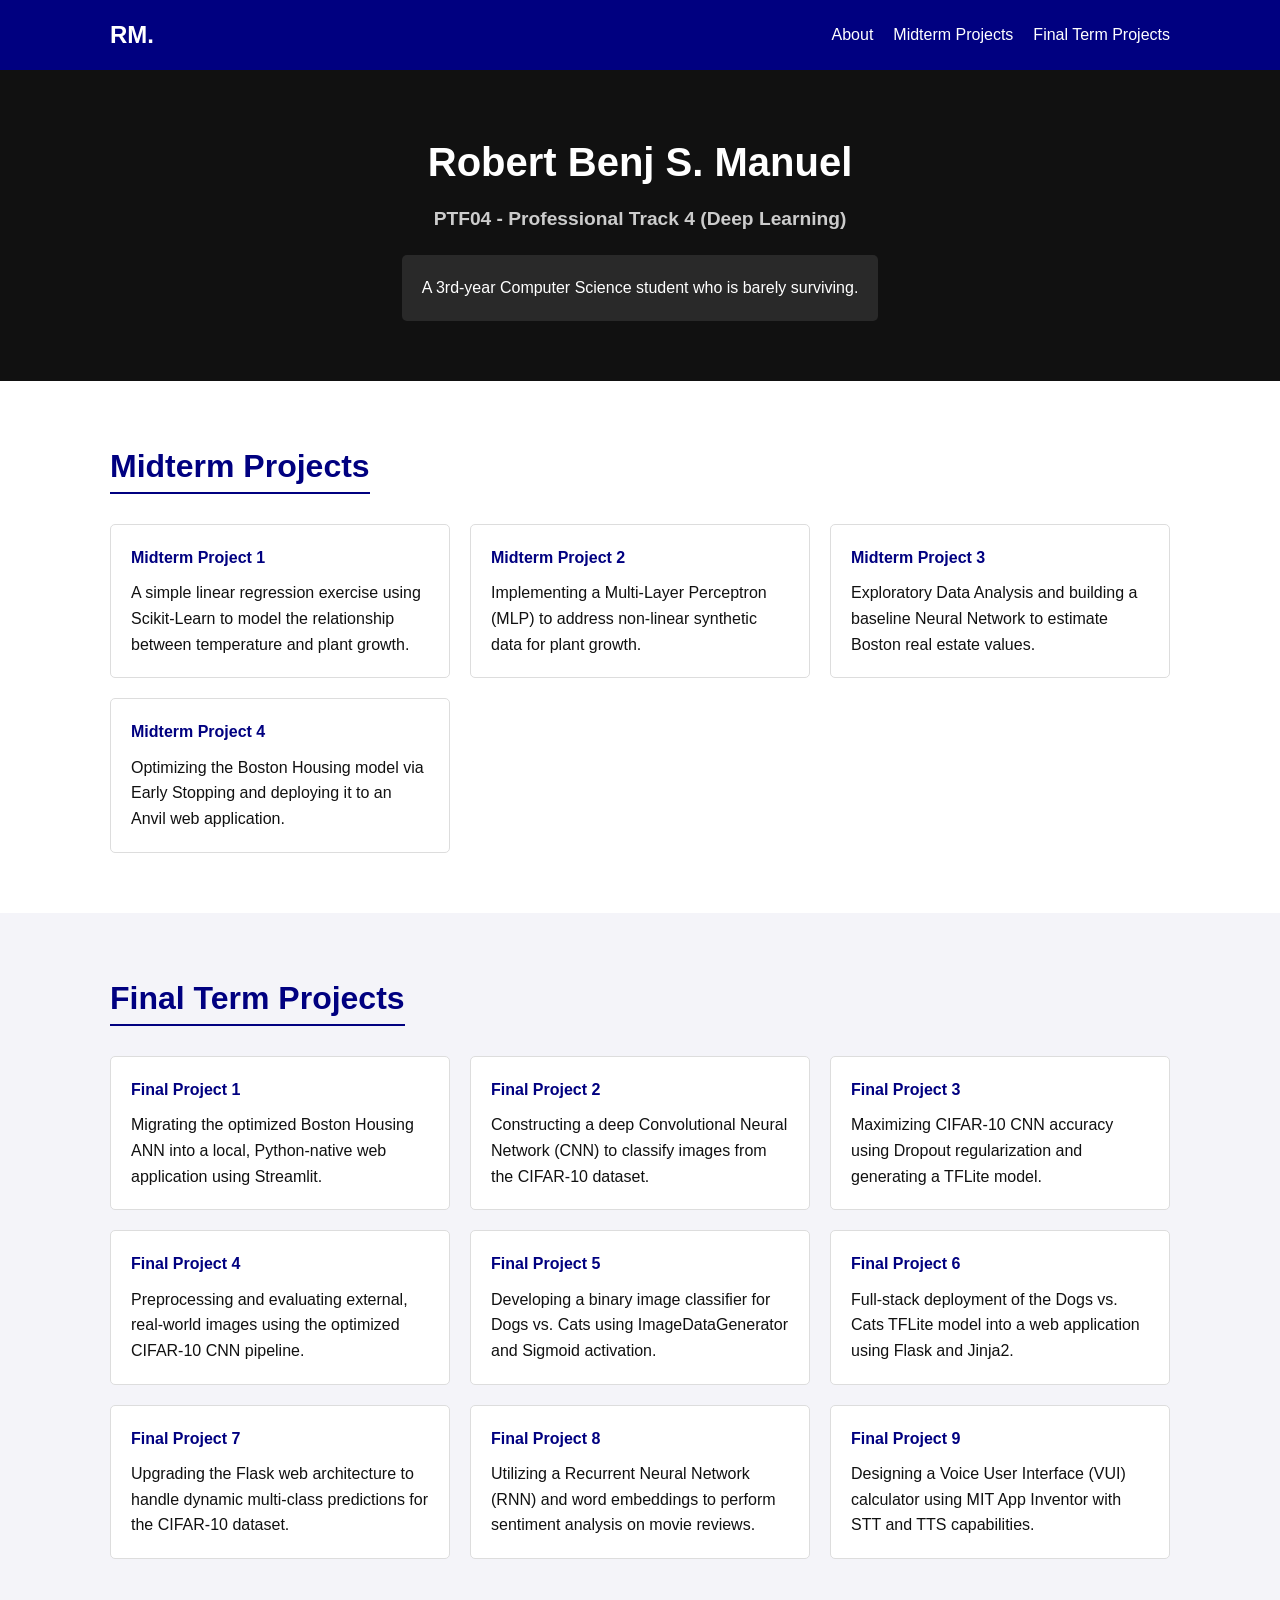
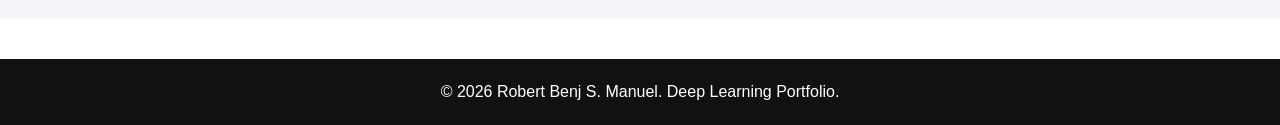
<file: index.html>
<!DOCTYPE html>
<html lang="en">
<head>
    <meta charset="UTF-8">
    <meta name="viewport" content="width=device-width, initial-scale=1.0">
    <title>Robert Benj S. Manuel - PTF04 Portfolio</title>
    <link rel="stylesheet" href="css/style.css">
</head>
<body>
    <header>
        <nav class="navbar">
            <div class="logo">RM.</div>
            <ul class="nav-links">
                <li><a href="#about">About</a></li>
                <li><a href="#midterm">Midterm Projects</a></li>
                <li><a href="#finals">Final Term Projects</a></li>
            </ul>
        </nav>
    </header>

    <main>
        <section id="about" class="hero">
            <div class="container">
                <h1>Robert Benj S. Manuel</h1>
                <h2>PTF04 - Professional Track 4 (Deep Learning)</h2>
                <div class="intro-placeholder">
                    <p>A 3rd-year Computer Science student who is barely surviving.</p>
                </div>
            </div>
        </section>

        <section id="midterm" class="projects-section">
            <div class="container">
                <h3 class="section-title">Midterm Projects</h3>
                <div class="grid">
                    <a href="projects/midterm/mt-project-1.html" class="card">
                        <h4>Midterm Project 1</h4>
                        <p>A simple linear regression exercise using Scikit-Learn to model the relationship between temperature and plant growth.</p>
                    </a>
                    <a href="projects/midterm/mt-project-2.html" class="card">
                        <h4>Midterm Project 2</h4>
                        <p>Implementing a Multi-Layer Perceptron (MLP) to address non-linear synthetic data for plant growth.</p>
                    </a>
                    <a href="projects/midterm/mt-project-3.html" class="card">
                        <h4>Midterm Project 3</h4>
                        <p>Exploratory Data Analysis and building a baseline Neural Network to estimate Boston real estate values.</p>
                    </a>
                    <a href="projects/midterm/mt-project-4.html" class="card">
                        <h4>Midterm Project 4</h4>
                        <p>Optimizing the Boston Housing model via Early Stopping and deploying it to an Anvil web application.</p>
                    </a>
                </div>
            </div>
        </section>

        <section id="finals" class="projects-section bg-light">
            <div class="container">
                <h3 class="section-title">Final Term Projects</h3>
                <div class="grid">
                    <a href="projects/finals/fn-project-1.html" class="card">
                        <h4>Final Project 1</h4>
                        <p>Migrating the optimized Boston Housing ANN into a local, Python-native web application using Streamlit.</p>
                    </a>
                    <a href="projects/finals/fn-project-2.html" class="card">
                        <h4>Final Project 2</h4>
                        <p>Constructing a deep Convolutional Neural Network (CNN) to classify images from the CIFAR-10 dataset.</p>
                    </a>
                    <a href="projects/finals/fn-project-3.html" class="card">
                        <h4>Final Project 3</h4>
                        <p>Maximizing CIFAR-10 CNN accuracy using Dropout regularization and generating a TFLite model.</p>
                    </a>
                    <a href="projects/finals/fn-project-4.html" class="card">
                        <h4>Final Project 4</h4>
                        <p>Preprocessing and evaluating external, real-world images using the optimized CIFAR-10 CNN pipeline.</p>
                    </a>
                    <a href="projects/finals/fn-project-5.html" class="card">
                        <h4>Final Project 5</h4>
                        <p>Developing a binary image classifier for Dogs vs. Cats using ImageDataGenerator and Sigmoid activation.</p>
                    </a>
                    <a href="projects/finals/fn-project-6.html" class="card">
                        <h4>Final Project 6</h4>
                        <p>Full-stack deployment of the Dogs vs. Cats TFLite model into a web application using Flask and Jinja2.</p>
                    </a>
                    <a href="projects/finals/fn-project-7.html" class="card">
                        <h4>Final Project 7</h4>
                        <p>Upgrading the Flask web architecture to handle dynamic multi-class predictions for the CIFAR-10 dataset.</p>
                    </a>
                    <a href="projects/finals/fn-project-8.html" class="card">
                        <h4>Final Project 8</h4>
                        <p>Utilizing a Recurrent Neural Network (RNN) and word embeddings to perform sentiment analysis on movie reviews.</p>
                    </a>
                    <a href="projects/finals/fn-project-9.html" class="card">
                        <h4>Final Project 9</h4>
                        <p>Designing a Voice User Interface (VUI) calculator using MIT App Inventor with STT and TTS capabilities.</p>
                    </a>
                </div>
            </div>
        </section>
    </main>

    <footer>
        <p>&copy; <span id="year"></span> Robert Benj S. Manuel. Deep Learning Portfolio.</p>
    </footer>

    <script src="js/main.js"></script>
</body>
</html>
</file>
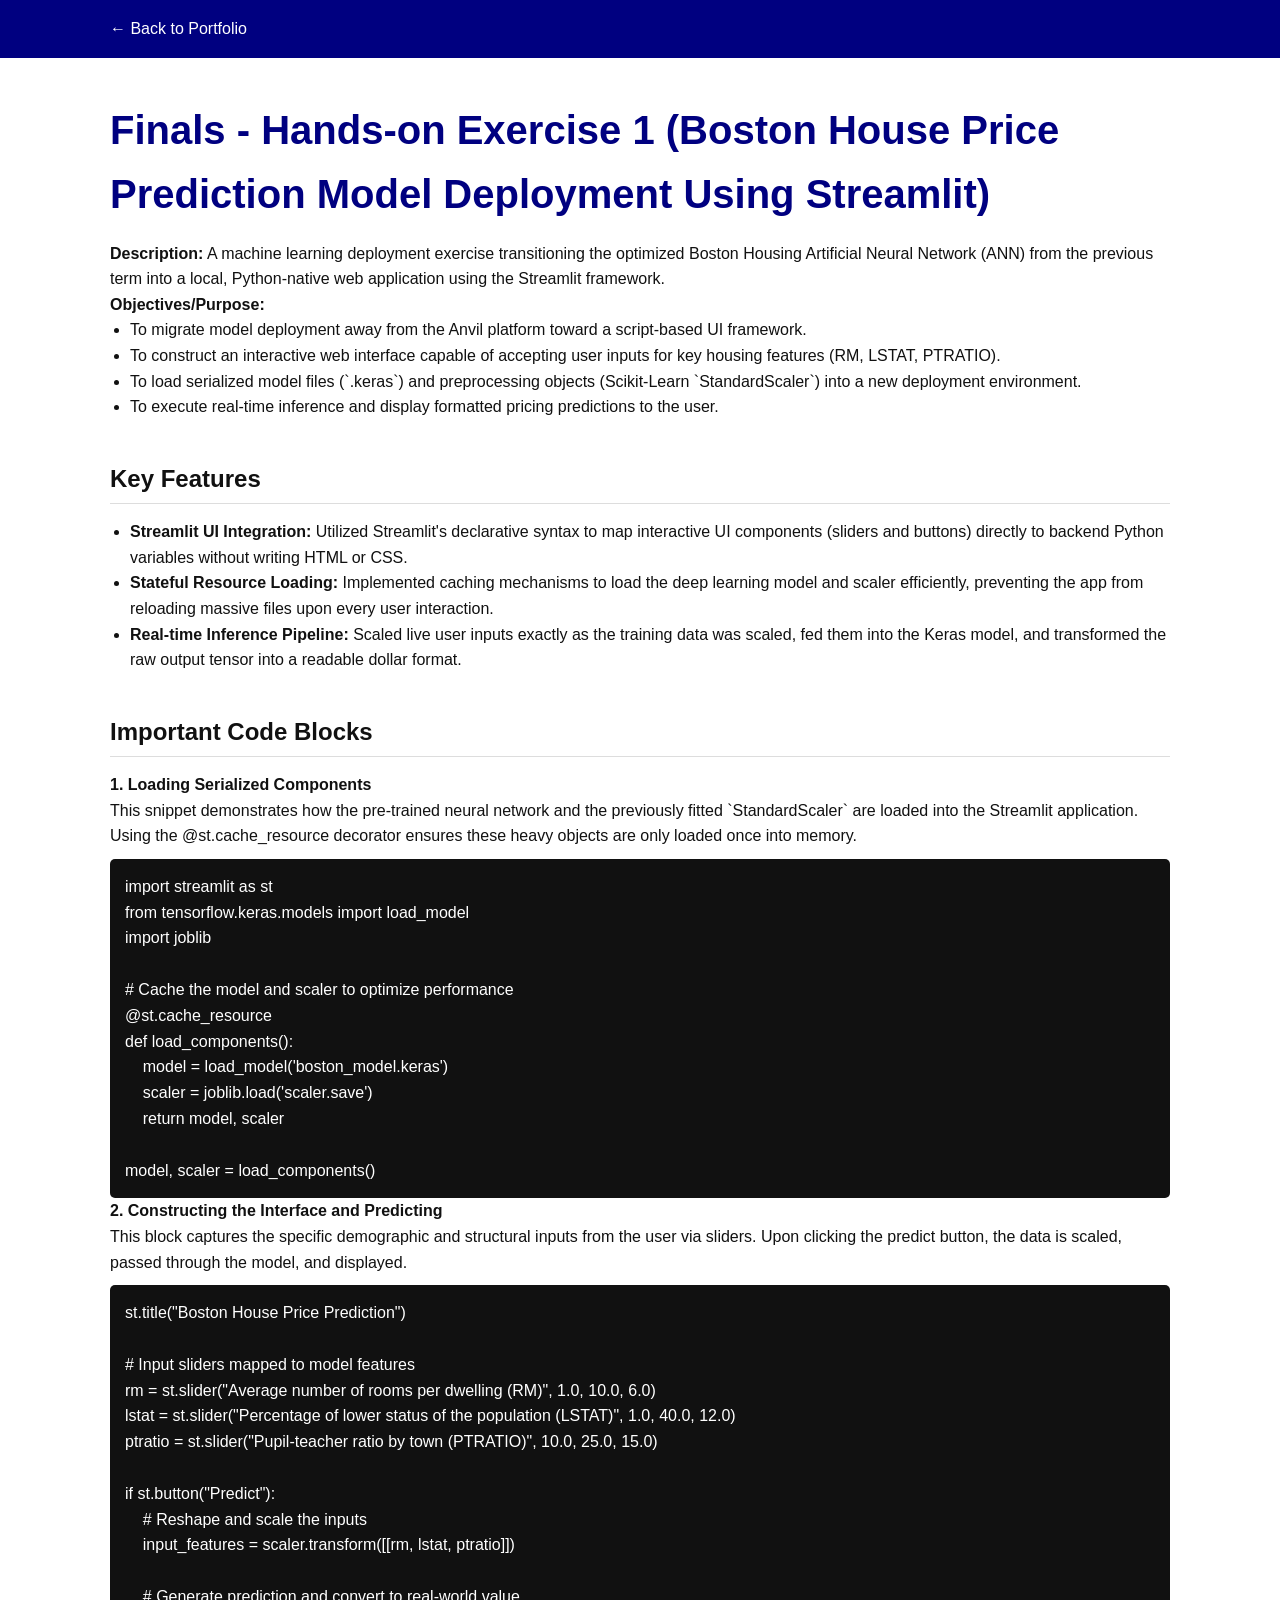
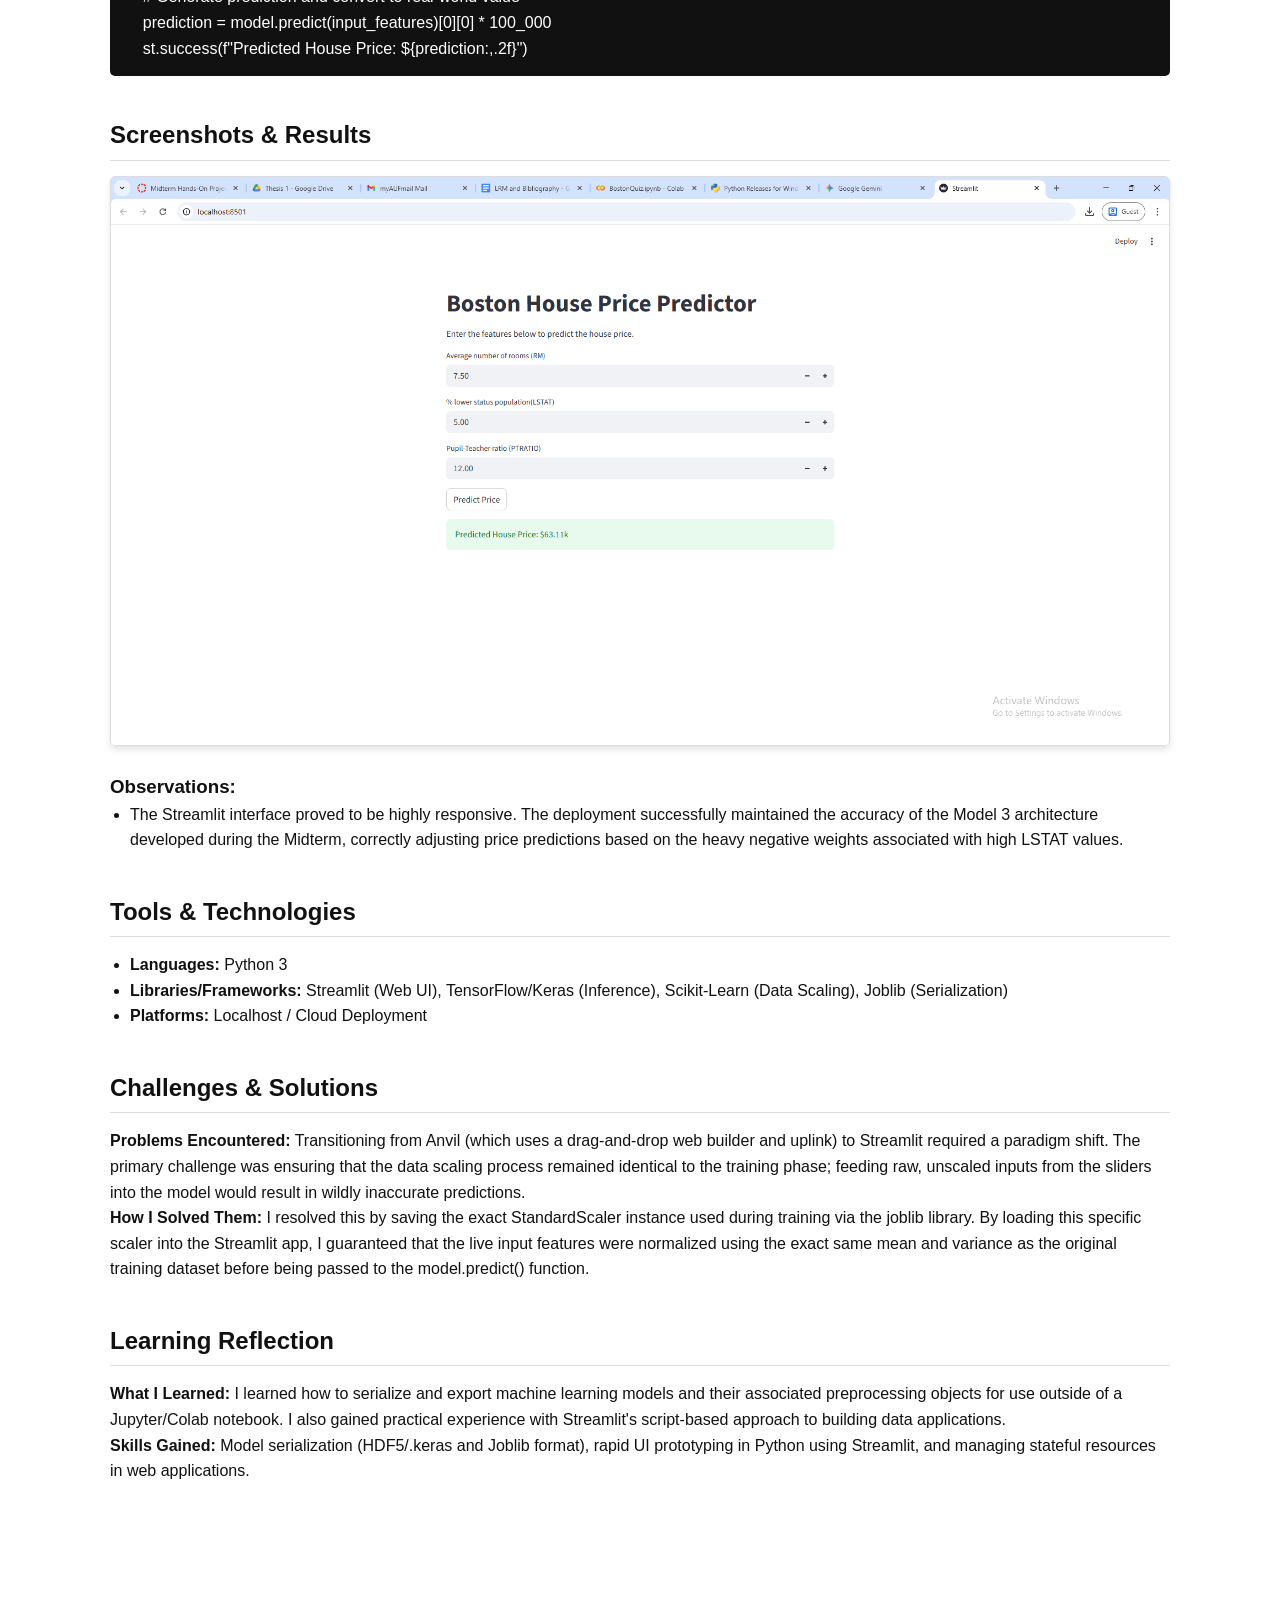
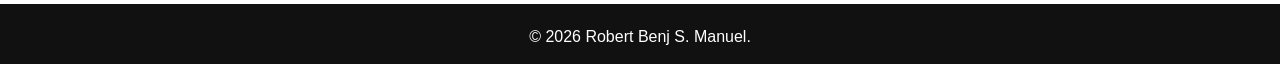
<file: projects/finals/fn-project-1.html>
<!DOCTYPE html>
<html lang="en">
<head>
    <meta charset="UTF-8">
    <meta name="viewport" content="width=device-width, initial-scale=1.0">
    <title>Finals - Hands-on Exercise 1 - Portfolio</title>
    <link rel="stylesheet" href="../../css/style.css">
</head>
<body>
    <header>
        <nav class="navbar">
            <a href="../../index.html" class="back-link">&larr; Back to Portfolio</a>
        </nav>
    </header>

    <main class="project-details container">
        <section class="doc-section">
            <h1>Finals - Hands-on Exercise 1 (Boston House Price Prediction Model Deployment Using Streamlit)</h1>
            <p><strong>Description:</strong> A machine learning deployment exercise transitioning the optimized Boston Housing Artificial Neural Network (ANN) from the previous term into a local, Python-native web application using the Streamlit framework.</p>
            <p><strong>Objectives/Purpose:</strong></p>
            <ul>
                <li>To migrate model deployment away from the Anvil platform toward a script-based UI framework.</li>
                <li>To construct an interactive web interface capable of accepting user inputs for key housing features (RM, LSTAT, PTRATIO).</li>
                <li>To load serialized model files (`.keras`) and preprocessing objects (Scikit-Learn `StandardScaler`) into a new deployment environment.</li>
                <li>To execute real-time inference and display formatted pricing predictions to the user.</li>
            </ul>
        </section>

        <section class="doc-section">
            <h2>Key Features</h2>
            <ul>
                <li><strong>Streamlit UI Integration:</strong> Utilized Streamlit's declarative syntax to map interactive UI components (sliders and buttons) directly to backend Python variables without writing HTML or CSS.</li>
                <li><strong>Stateful Resource Loading:</strong> Implemented caching mechanisms to load the deep learning model and scaler efficiently, preventing the app from reloading massive files upon every user interaction.</li>
                <li><strong>Real-time Inference Pipeline:</strong> Scaled live user inputs exactly as the training data was scaled, fed them into the Keras model, and transformed the raw output tensor into a readable dollar format.</li>
            </ul>
        </section>

        <section class="doc-section">
            <h2>Important Code Blocks</h2>
            
            <p><strong>1. Loading Serialized Components</strong><br>
            This snippet demonstrates how the pre-trained neural network and the previously fitted `StandardScaler` are loaded into the Streamlit application. Using the <code>@st.cache_resource</code> decorator ensures these heavy objects are only loaded once into memory.</p>
            <pre><code>import streamlit as st
from tensorflow.keras.models import load_model
import joblib

# Cache the model and scaler to optimize performance
@st.cache_resource
def load_components():
    model = load_model('boston_model.keras')
    scaler = joblib.load('scaler.save')
    return model, scaler

model, scaler = load_components()</code></pre>

            <p><strong>2. Constructing the Interface and Predicting</strong><br>
            This block captures the specific demographic and structural inputs from the user via sliders. Upon clicking the predict button, the data is scaled, passed through the model, and displayed.</p>
            <pre><code>st.title("Boston House Price Prediction")

# Input sliders mapped to model features
rm = st.slider("Average number of rooms per dwelling (RM)", 1.0, 10.0, 6.0)
lstat = st.slider("Percentage of lower status of the population (LSTAT)", 1.0, 40.0, 12.0)
ptratio = st.slider("Pupil-teacher ratio by town (PTRATIO)", 10.0, 25.0, 15.0)

if st.button("Predict"):
    # Reshape and scale the inputs
    input_features = scaler.transform([[rm, lstat, ptratio]])
    
    # Generate prediction and convert to real-world value
    prediction = model.predict(input_features)[0][0] * 100_000
    st.success(f"Predicted House Price: ${prediction:,.2f}")</code></pre>
        </section>

        <section class="doc-section">
            <h2>Screenshots & Results</h2>
            <div class="image-container">
                <img src="../../images/fn-project-1.png" alt="Streamlit Web Application Interface" class="project-img">
            </div>
            <br>
            <h3>Observations:</h3>
            <ul>
                <li>The Streamlit interface proved to be highly responsive. The deployment successfully maintained the accuracy of the Model 3 architecture developed during the Midterm, correctly adjusting price predictions based on the heavy negative weights associated with high LSTAT values.</li>
            </ul>
        </section>

        <section class="doc-section">
            <h2>Tools & Technologies</h2>
            <ul>
                <li><strong>Languages:</strong> Python 3</li>
                <li><strong>Libraries/Frameworks:</strong> Streamlit (Web UI), TensorFlow/Keras (Inference), Scikit-Learn (Data Scaling), Joblib (Serialization)</li>
                <li><strong>Platforms:</strong> Localhost / Cloud Deployment</li>
            </ul>
        </section>

        <section class="doc-section">
            <h2>Challenges & Solutions</h2>
            <p><strong>Problems Encountered:</strong> Transitioning from Anvil (which uses a drag-and-drop web builder and uplink) to Streamlit required a paradigm shift. The primary challenge was ensuring that the data scaling process remained identical to the training phase; feeding raw, unscaled inputs from the sliders into the model would result in wildly inaccurate predictions.</p>
            <p><strong>How I Solved Them:</strong> I resolved this by saving the exact <code>StandardScaler</code> instance used during training via the <code>joblib</code> library. By loading this specific scaler into the Streamlit app, I guaranteed that the live input features were normalized using the exact same mean and variance as the original training dataset before being passed to the <code>model.predict()</code> function.</p>
        </section>

        <section class="doc-section">
            <h2>Learning Reflection</h2>
            <p><strong>What I Learned:</strong> I learned how to serialize and export machine learning models and their associated preprocessing objects for use outside of a Jupyter/Colab notebook. I also gained practical experience with Streamlit's script-based approach to building data applications.</p>
            <p><strong>Skills Gained:</strong> Model serialization (HDF5/.keras and Joblib format), rapid UI prototyping in Python using Streamlit, and managing stateful resources in web applications.</p>
        </section>
    </main>

    <footer>
        <p>&copy; <span id="year"></span> Robert Benj S. Manuel.</p>
    </footer>

    <script src="../../js/main.js"></script>
</body>
</html>
</file>
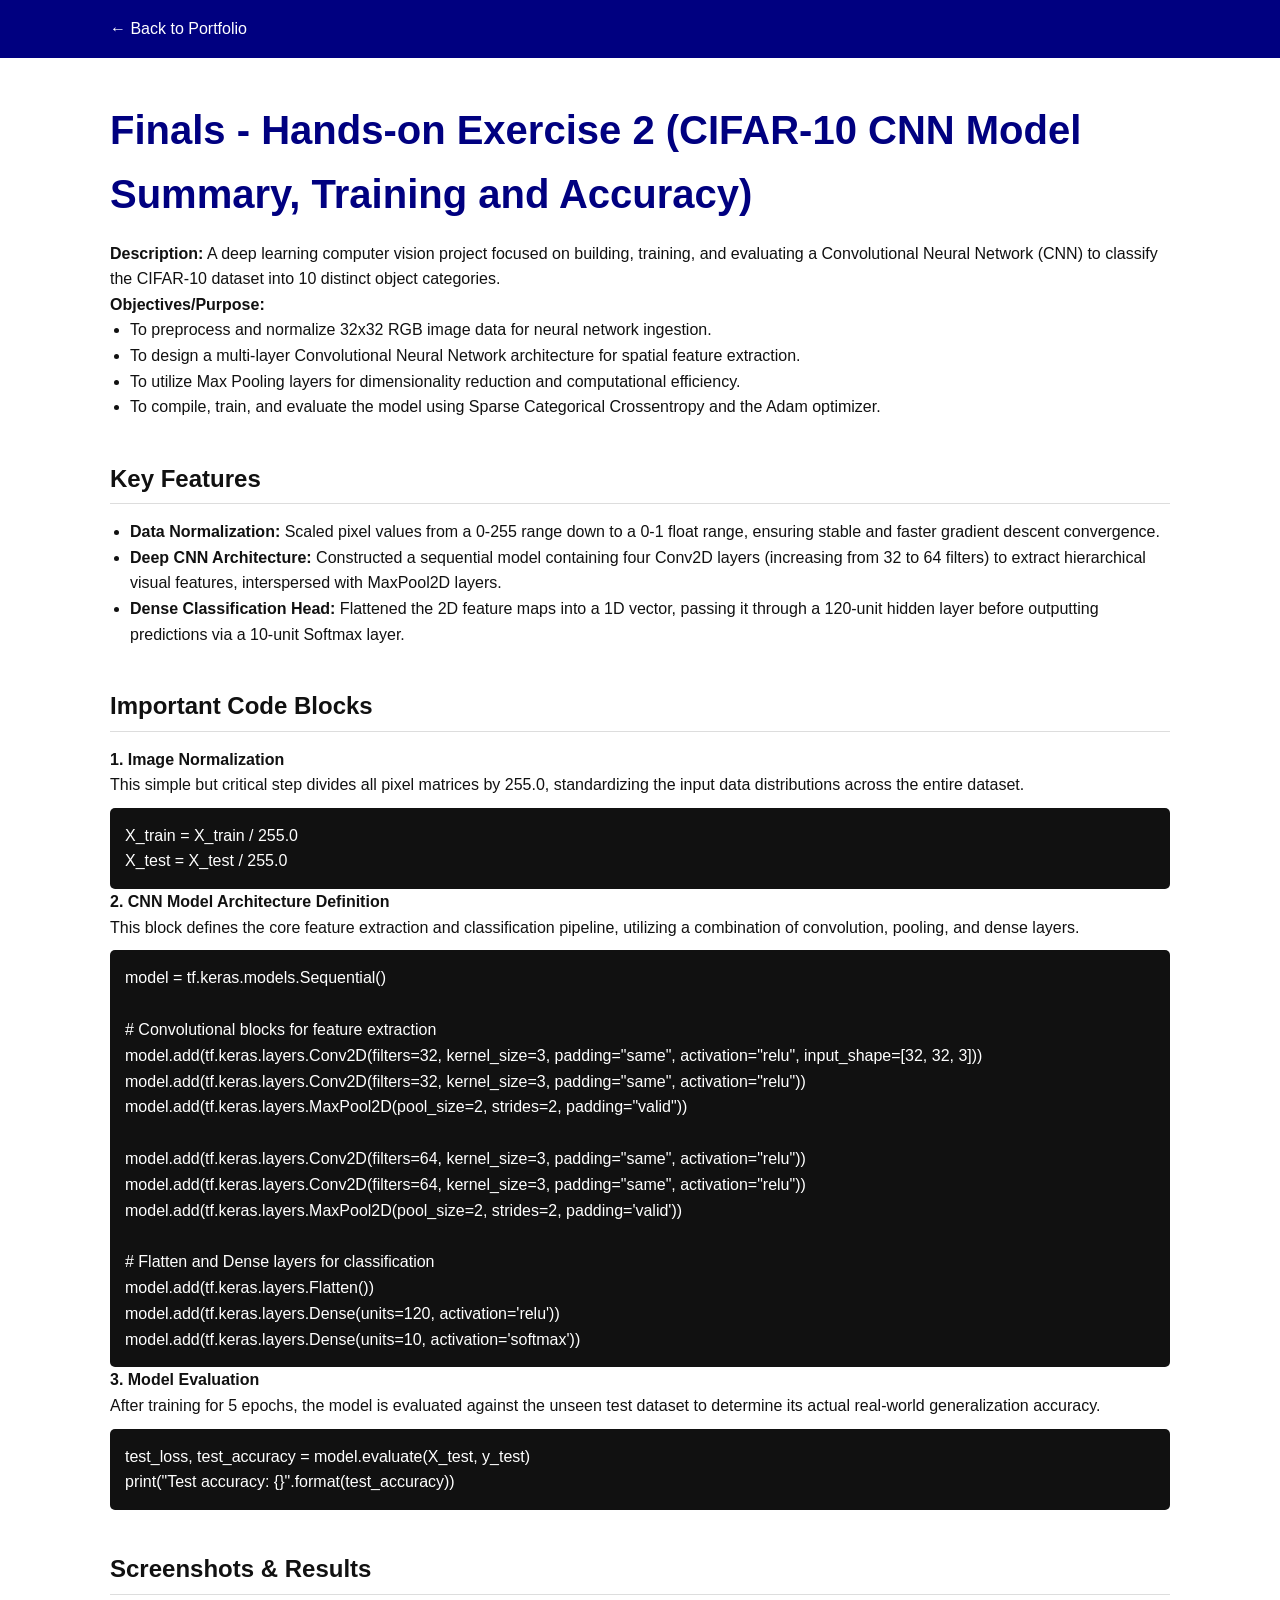
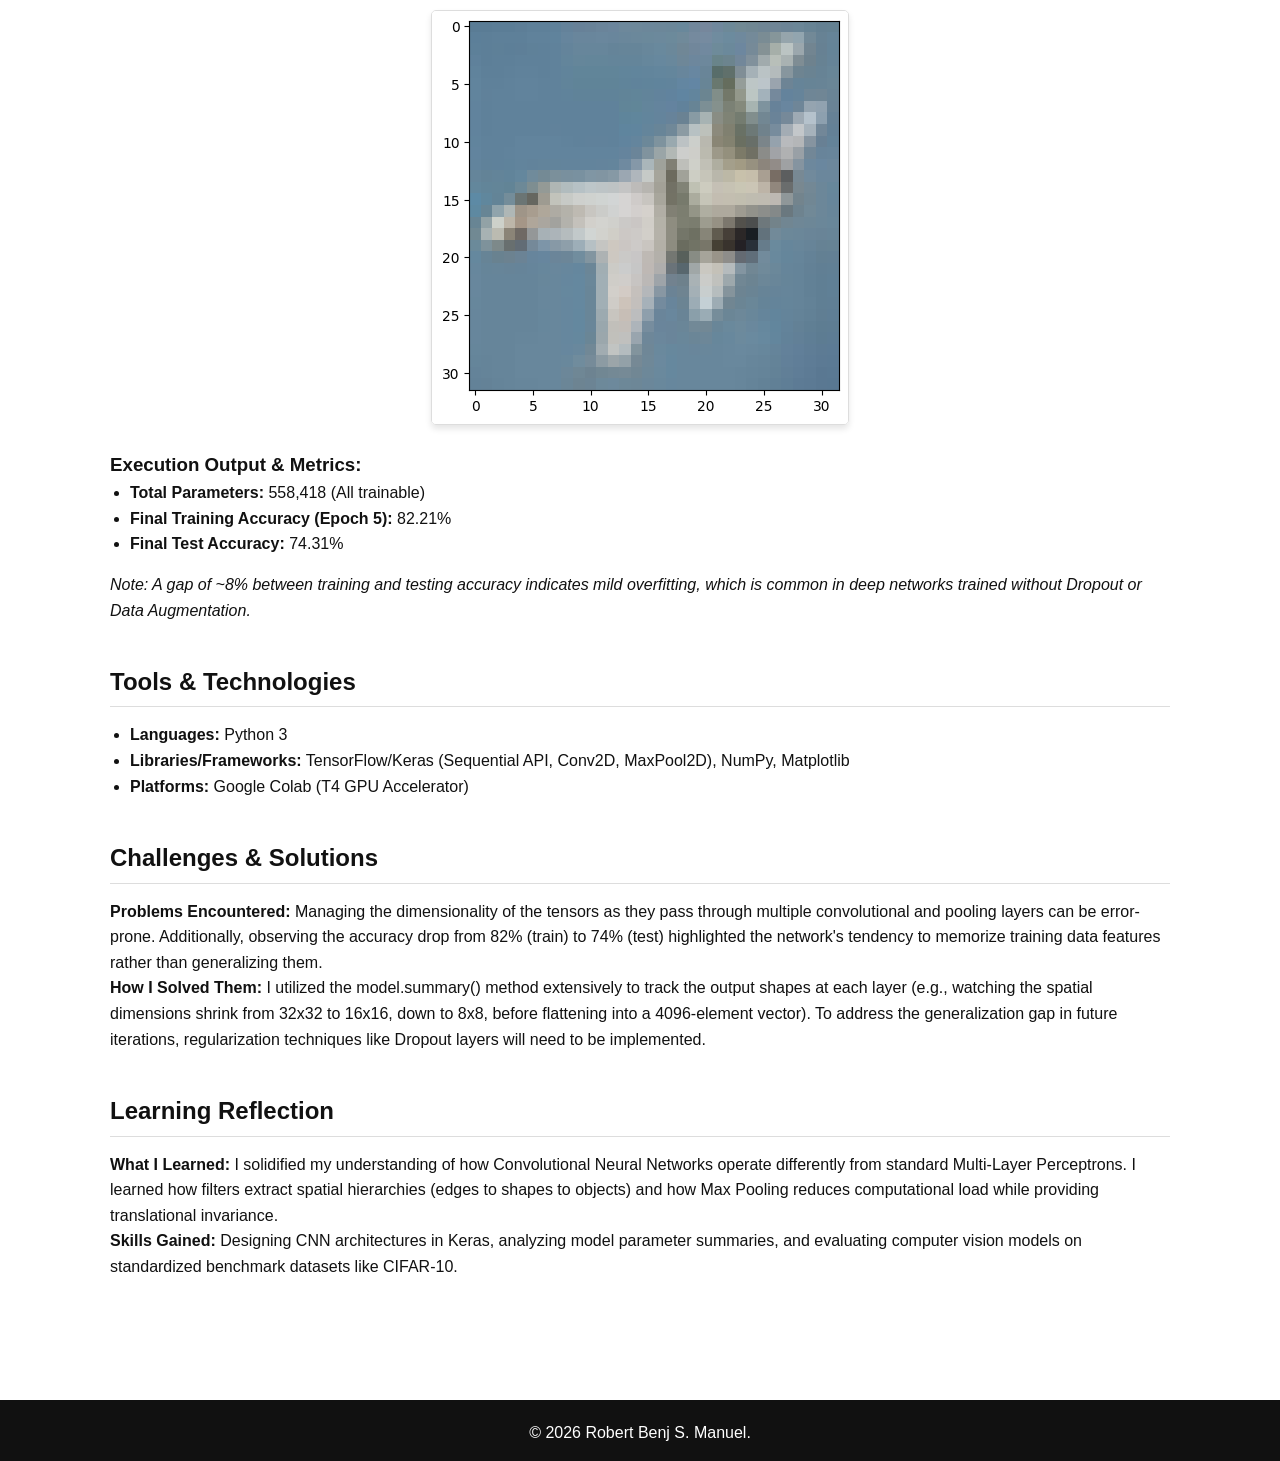
<file: projects/finals/fn-project-2.html>
<!DOCTYPE html>
<html lang="en">
<head>
    <meta charset="UTF-8">
    <meta name="viewport" content="width=device-width, initial-scale=1.0">
    <title>Finals - Hands-on Exercise 2 - Portfolio</title>
    <link rel="stylesheet" href="../../css/style.css">
</head>
<body>
    <header>
        <nav class="navbar">
            <a href="../../index.html" class="back-link">&larr; Back to Portfolio</a>
        </nav>
    </header>

    <main class="project-details container">
        <section class="doc-section">
            <h1>Finals - Hands-on Exercise 2 (CIFAR-10 CNN Model Summary, Training and Accuracy)</h1>
            <p><strong>Description:</strong> A deep learning computer vision project focused on building, training, and evaluating a Convolutional Neural Network (CNN) to classify the CIFAR-10 dataset into 10 distinct object categories.</p>
            <p><strong>Objectives/Purpose:</strong></p>
            <ul>
                <li>To preprocess and normalize 32x32 RGB image data for neural network ingestion.</li>
                <li>To design a multi-layer Convolutional Neural Network architecture for spatial feature extraction.</li>
                <li>To utilize Max Pooling layers for dimensionality reduction and computational efficiency.</li>
                <li>To compile, train, and evaluate the model using Sparse Categorical Crossentropy and the Adam optimizer.</li>
            </ul>
        </section>

        <section class="doc-section">
            <h2>Key Features</h2>
            <ul>
                <li><strong>Data Normalization:</strong> Scaled pixel values from a 0-255 range down to a 0-1 float range, ensuring stable and faster gradient descent convergence.</li>
                <li><strong>Deep CNN Architecture:</strong> Constructed a sequential model containing four <code>Conv2D</code> layers (increasing from 32 to 64 filters) to extract hierarchical visual features, interspersed with <code>MaxPool2D</code> layers.</li>
                <li><strong>Dense Classification Head:</strong> Flattened the 2D feature maps into a 1D vector, passing it through a 120-unit hidden layer before outputting predictions via a 10-unit Softmax layer.</li>
            </ul>
        </section>

        <section class="doc-section">
            <h2>Important Code Blocks</h2>
            
            <p><strong>1. Image Normalization</strong><br>
            This simple but critical step divides all pixel matrices by 255.0, standardizing the input data distributions across the entire dataset.</p>
            <pre><code>X_train = X_train / 255.0
X_test = X_test / 255.0</code></pre>

            <p><strong>2. CNN Model Architecture Definition</strong><br>
            This block defines the core feature extraction and classification pipeline, utilizing a combination of convolution, pooling, and dense layers.</p>
            <pre><code>model = tf.keras.models.Sequential()

# Convolutional blocks for feature extraction
model.add(tf.keras.layers.Conv2D(filters=32, kernel_size=3, padding="same", activation="relu", input_shape=[32, 32, 3]))
model.add(tf.keras.layers.Conv2D(filters=32, kernel_size=3, padding="same", activation="relu"))
model.add(tf.keras.layers.MaxPool2D(pool_size=2, strides=2, padding="valid"))

model.add(tf.keras.layers.Conv2D(filters=64, kernel_size=3, padding="same", activation="relu"))
model.add(tf.keras.layers.Conv2D(filters=64, kernel_size=3, padding="same", activation="relu"))
model.add(tf.keras.layers.MaxPool2D(pool_size=2, strides=2, padding='valid'))

# Flatten and Dense layers for classification
model.add(tf.keras.layers.Flatten())
model.add(tf.keras.layers.Dense(units=120, activation='relu'))
model.add(tf.keras.layers.Dense(units=10, activation='softmax'))</code></pre>

            <p><strong>3. Model Evaluation</strong><br>
            After training for 5 epochs, the model is evaluated against the unseen test dataset to determine its actual real-world generalization accuracy.</p>
            <pre><code>test_loss, test_accuracy = model.evaluate(X_test, y_test)
print("Test accuracy: {}".format(test_accuracy))</code></pre>
        </section>

        <section class="doc-section">
            <h2>Screenshots & Results</h2>
            <div class="image-container">
                <img src="../../images/fn-project-2.png" alt="CIFAR-10 Sample Image Visualization" class="project-img">
            </div>
            <br>
            <h3>Execution Output & Metrics:</h3>
            <ul>
                <li><strong>Total Parameters:</strong> 558,418 (All trainable)</li>
                <li><strong>Final Training Accuracy (Epoch 5):</strong> 82.21%</li>
                <li><strong>Final Test Accuracy:</strong> 74.31%</li>
            </ul>
            <p><em>Note: A gap of ~8% between training and testing accuracy indicates mild overfitting, which is common in deep networks trained without Dropout or Data Augmentation.</em></p>
        </section>

        <section class="doc-section">
            <h2>Tools & Technologies</h2>
            <ul>
                <li><strong>Languages:</strong> Python 3</li>
                <li><strong>Libraries/Frameworks:</strong> TensorFlow/Keras (Sequential API, Conv2D, MaxPool2D), NumPy, Matplotlib</li>
                <li><strong>Platforms:</strong> Google Colab (T4 GPU Accelerator)</li>
            </ul>
        </section>

        <section class="doc-section">
            <h2>Challenges & Solutions</h2>
            <p><strong>Problems Encountered:</strong> Managing the dimensionality of the tensors as they pass through multiple convolutional and pooling layers can be error-prone. Additionally, observing the accuracy drop from 82% (train) to 74% (test) highlighted the network's tendency to memorize training data features rather than generalizing them.</p>
            <p><strong>How I Solved Them:</strong> I utilized the <code>model.summary()</code> method extensively to track the output shapes at each layer (e.g., watching the spatial dimensions shrink from 32x32 to 16x16, down to 8x8, before flattening into a 4096-element vector). To address the generalization gap in future iterations, regularization techniques like Dropout layers will need to be implemented.</p>
        </section>

        <section class="doc-section">
            <h2>Learning Reflection</h2>
            <p><strong>What I Learned:</strong> I solidified my understanding of how Convolutional Neural Networks operate differently from standard Multi-Layer Perceptrons. I learned how filters extract spatial hierarchies (edges to shapes to objects) and how Max Pooling reduces computational load while providing translational invariance.</p>
            <p><strong>Skills Gained:</strong> Designing CNN architectures in Keras, analyzing model parameter summaries, and evaluating computer vision models on standardized benchmark datasets like CIFAR-10.</p>
        </section>
    </main>

    <footer>
        <p>&copy; <span id="year"></span> Robert Benj S. Manuel.</p>
    </footer>

    <script src="../../js/main.js"></script>
</body>
</html>
</file>
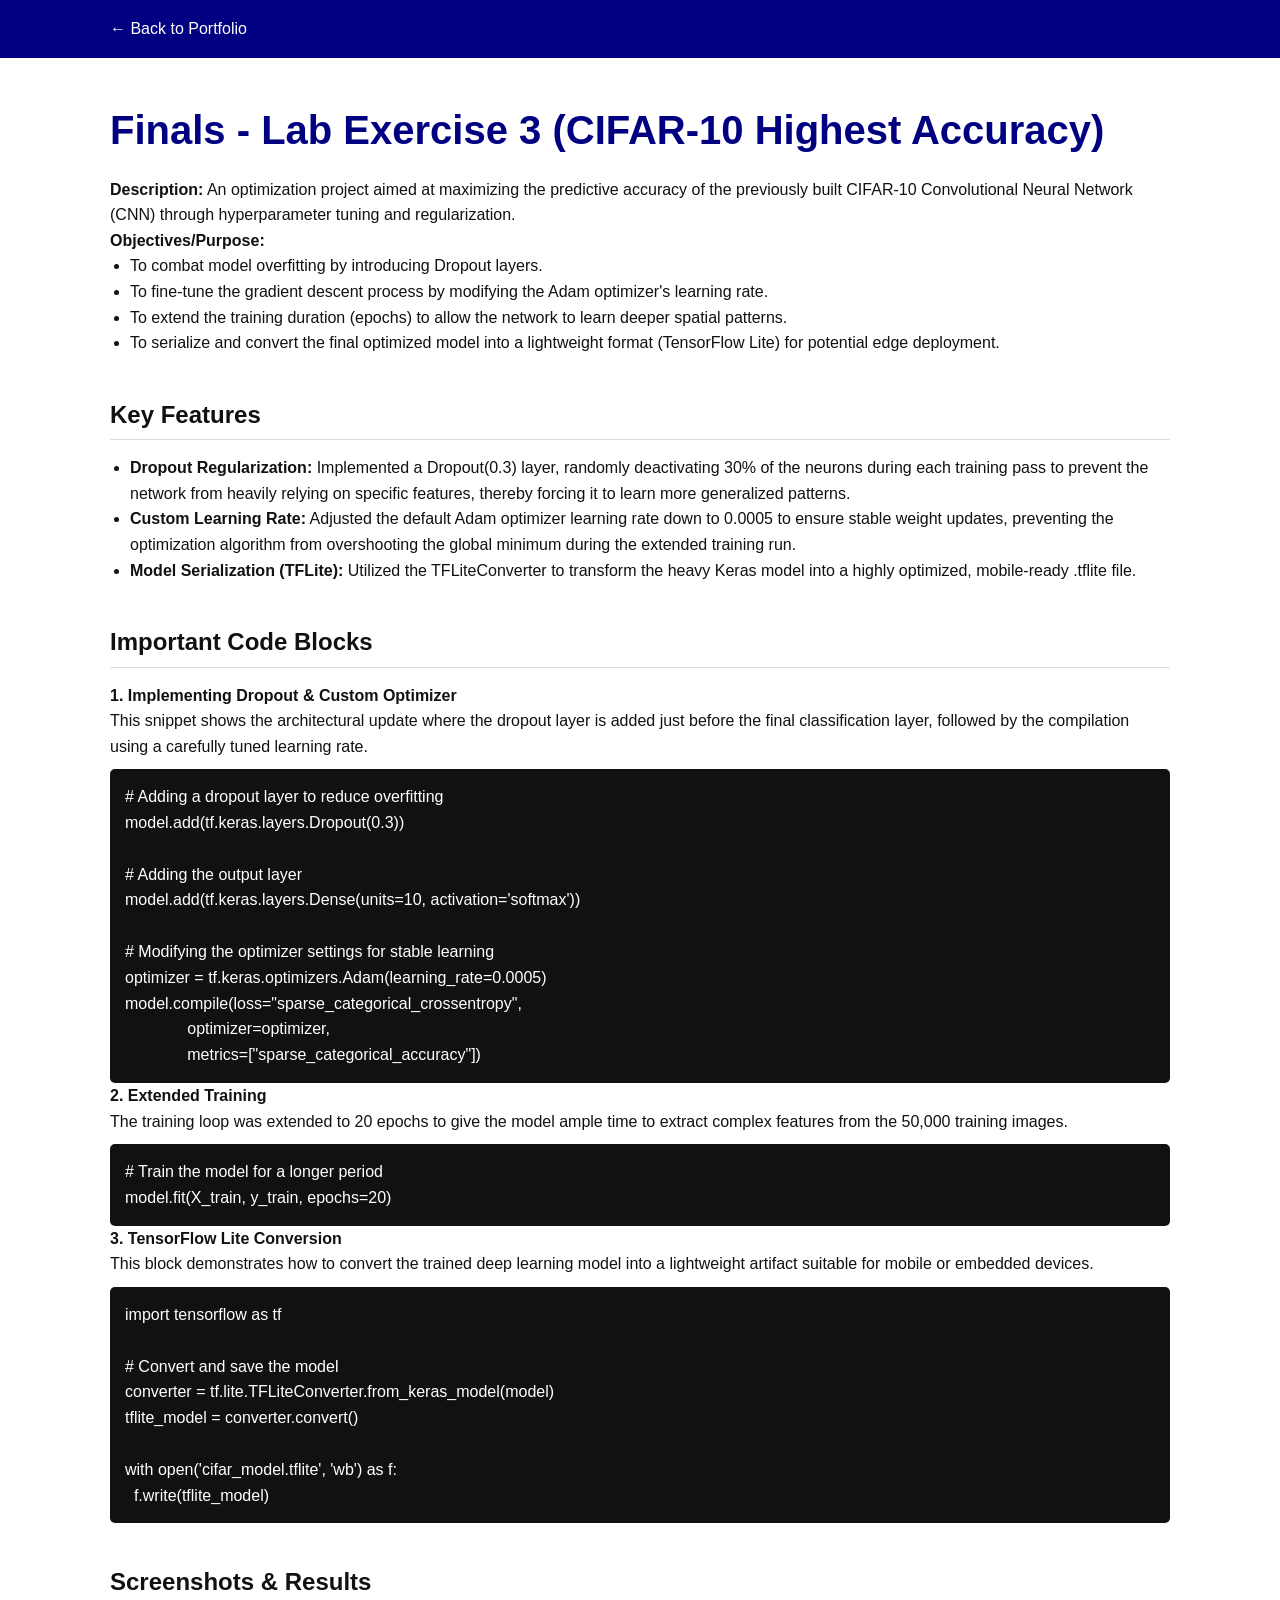
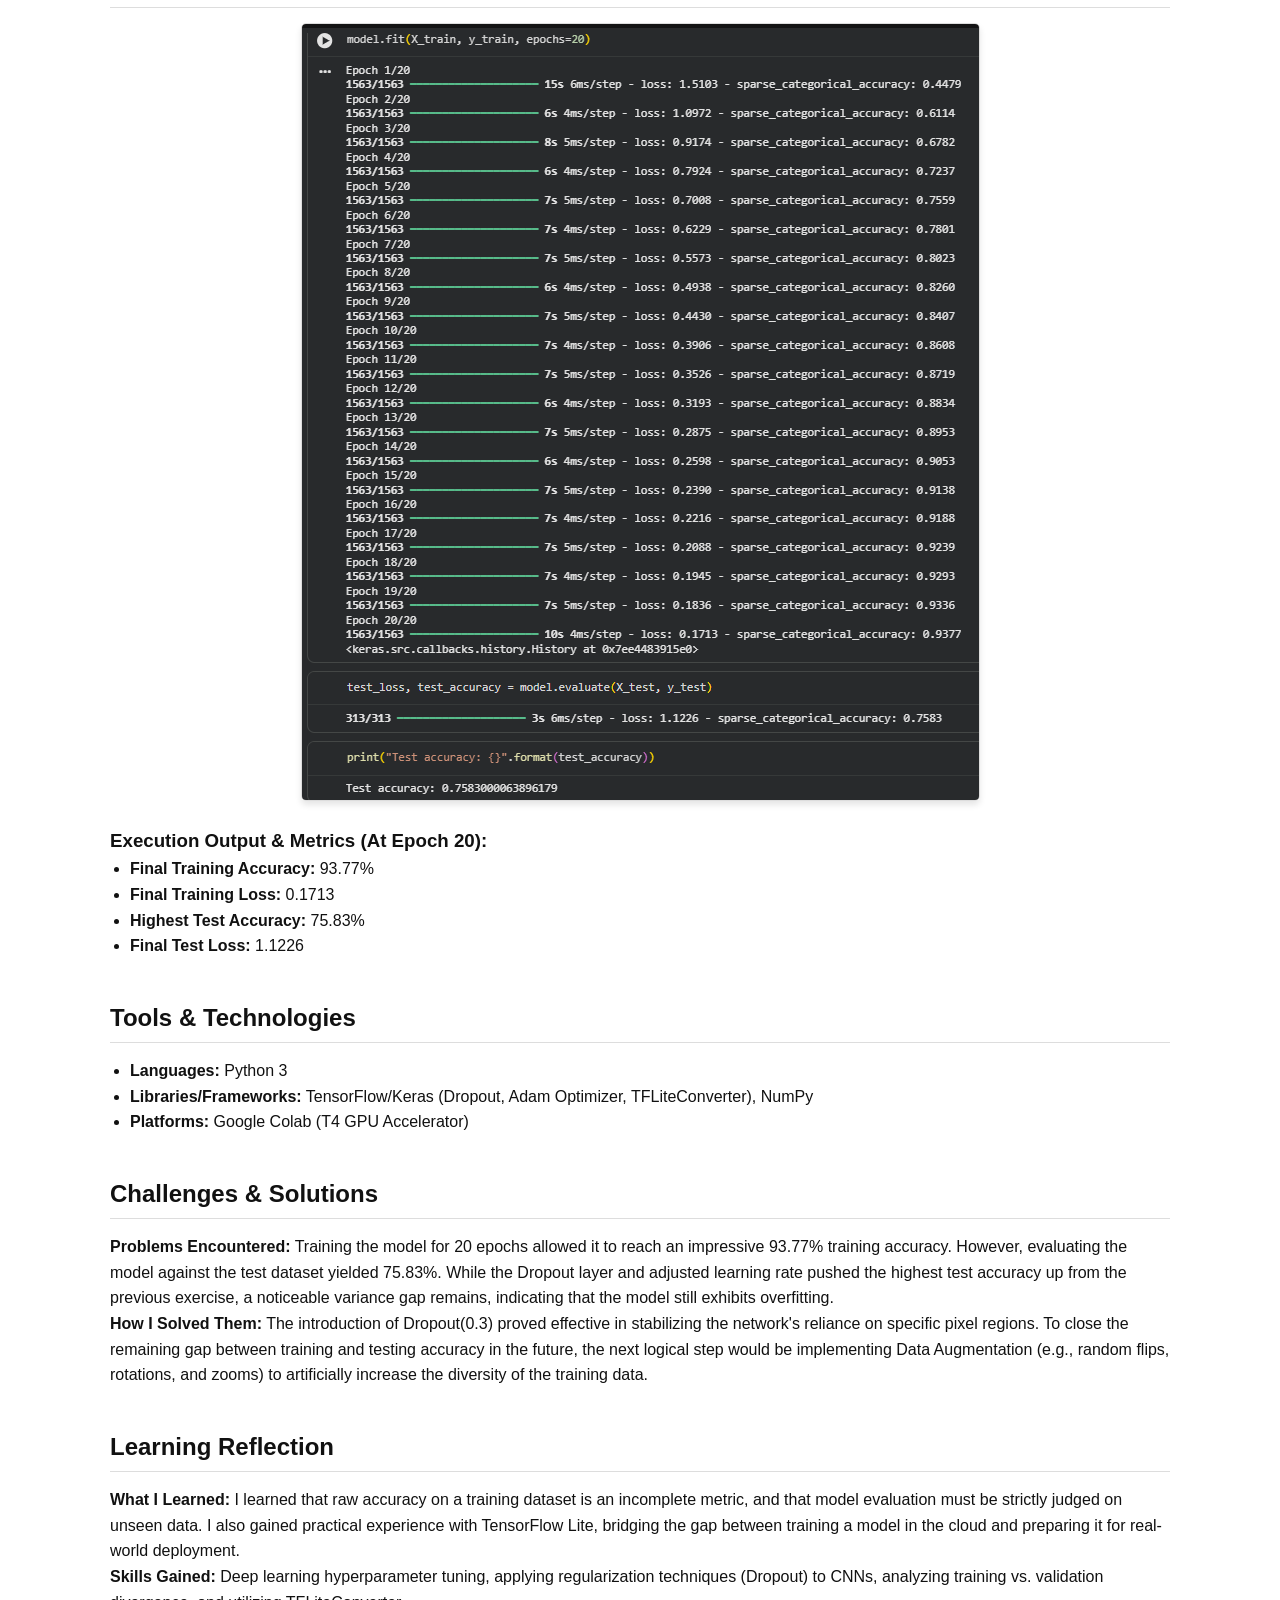
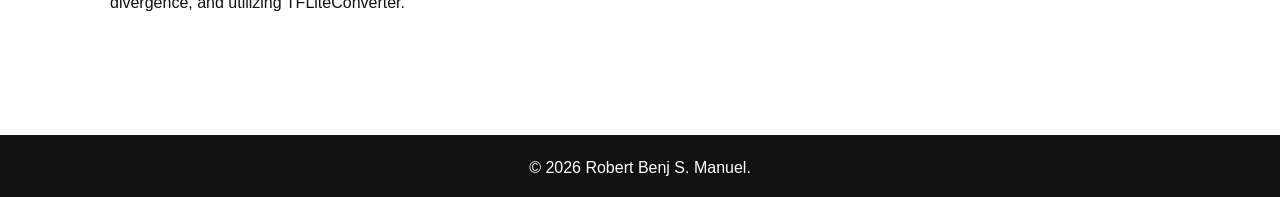
<file: projects/finals/fn-project-3.html>
<!DOCTYPE html>
<html lang="en">
<head>
    <meta charset="UTF-8">
    <meta name="viewport" content="width=device-width, initial-scale=1.0">
    <title>Finals - Lab Exercise 3 - Portfolio</title>
    <link rel="stylesheet" href="../../css/style.css">
</head>
<body>
    <header>
        <nav class="navbar">
            <a href="../../index.html" class="back-link">&larr; Back to Portfolio</a>
        </nav>
    </header>

    <main class="project-details container">
        <section class="doc-section">
            <h1>Finals - Lab Exercise 3 (CIFAR-10 Highest Accuracy)</h1>
            <p><strong>Description:</strong> An optimization project aimed at maximizing the predictive accuracy of the previously built CIFAR-10 Convolutional Neural Network (CNN) through hyperparameter tuning and regularization.</p>
            <p><strong>Objectives/Purpose:</strong></p>
            <ul>
                <li>To combat model overfitting by introducing Dropout layers.</li>
                <li>To fine-tune the gradient descent process by modifying the Adam optimizer's learning rate.</li>
                <li>To extend the training duration (epochs) to allow the network to learn deeper spatial patterns.</li>
                <li>To serialize and convert the final optimized model into a lightweight format (TensorFlow Lite) for potential edge deployment.</li>
            </ul>
        </section>

        <section class="doc-section">
            <h2>Key Features</h2>
            <ul>
                <li><strong>Dropout Regularization:</strong> Implemented a <code>Dropout(0.3)</code> layer, randomly deactivating 30% of the neurons during each training pass to prevent the network from heavily relying on specific features, thereby forcing it to learn more generalized patterns.</li>
                <li><strong>Custom Learning Rate:</strong> Adjusted the default Adam optimizer learning rate down to <code>0.0005</code> to ensure stable weight updates, preventing the optimization algorithm from overshooting the global minimum during the extended training run.</li>
                <li><strong>Model Serialization (TFLite):</strong> Utilized the <code>TFLiteConverter</code> to transform the heavy Keras model into a highly optimized, mobile-ready <code>.tflite</code> file.</li>
            </ul>
        </section>

        <section class="doc-section">
            <h2>Important Code Blocks</h2>
            
            <p><strong>1. Implementing Dropout & Custom Optimizer</strong><br>
            This snippet shows the architectural update where the dropout layer is added just before the final classification layer, followed by the compilation using a carefully tuned learning rate.</p>
            <pre><code># Adding a dropout layer to reduce overfitting
model.add(tf.keras.layers.Dropout(0.3))

# Adding the output layer
model.add(tf.keras.layers.Dense(units=10, activation='softmax'))

# Modifying the optimizer settings for stable learning
optimizer = tf.keras.optimizers.Adam(learning_rate=0.0005)
model.compile(loss="sparse_categorical_crossentropy", 
              optimizer=optimizer, 
              metrics=["sparse_categorical_accuracy"])</code></pre>

            <p><strong>2. Extended Training</strong><br>
            The training loop was extended to 20 epochs to give the model ample time to extract complex features from the 50,000 training images.</p>
            <pre><code># Train the model for a longer period
model.fit(X_train, y_train, epochs=20)</code></pre>

            <p><strong>3. TensorFlow Lite Conversion</strong><br>
            This block demonstrates how to convert the trained deep learning model into a lightweight artifact suitable for mobile or embedded devices.</p>
            <pre><code>import tensorflow as tf

# Convert and save the model
converter = tf.lite.TFLiteConverter.from_keras_model(model)
tflite_model = converter.convert()

with open('cifar_model.tflite', 'wb') as f:
  f.write(tflite_model)</code></pre>
        </section>

        <section class="doc-section">
            <h2>Screenshots & Results</h2>
            <div class="image-container">
                <img src="../../images/fn-project-3.png" alt="CIFAR-10 Highest Accuracy Training Output" class="project-img">
            </div>
            <br>
            <h3>Execution Output & Metrics (At Epoch 20):</h3>
            <ul>
                <li><strong>Final Training Accuracy:</strong> 93.77%</li>
                <li><strong>Final Training Loss:</strong> 0.1713</li>
                <li><strong>Highest Test Accuracy:</strong> 75.83%</li>
                <li><strong>Final Test Loss:</strong> 1.1226</li>
            </ul>
        </section>

        <section class="doc-section">
            <h2>Tools & Technologies</h2>
            <ul>
                <li><strong>Languages:</strong> Python 3</li>
                <li><strong>Libraries/Frameworks:</strong> TensorFlow/Keras (Dropout, Adam Optimizer, TFLiteConverter), NumPy</li>
                <li><strong>Platforms:</strong> Google Colab (T4 GPU Accelerator)</li>
            </ul>
        </section>

        <section class="doc-section">
            <h2>Challenges & Solutions</h2>
            <p><strong>Problems Encountered:</strong> Training the model for 20 epochs allowed it to reach an impressive 93.77% training accuracy. However, evaluating the model against the test dataset yielded 75.83%. While the Dropout layer and adjusted learning rate pushed the highest test accuracy up from the previous exercise, a noticeable variance gap remains, indicating that the model still exhibits overfitting.</p>
            <p><strong>How I Solved Them:</strong> The introduction of <code>Dropout(0.3)</code> proved effective in stabilizing the network's reliance on specific pixel regions. To close the remaining gap between training and testing accuracy in the future, the next logical step would be implementing Data Augmentation (e.g., random flips, rotations, and zooms) to artificially increase the diversity of the training data.</p>
        </section>

        <section class="doc-section">
            <h2>Learning Reflection</h2>
            <p><strong>What I Learned:</strong> I learned that raw accuracy on a training dataset is an incomplete metric, and that model evaluation must be strictly judged on unseen data. I also gained practical experience with TensorFlow Lite, bridging the gap between training a model in the cloud and preparing it for real-world deployment.</p>
            <p><strong>Skills Gained:</strong> Deep learning hyperparameter tuning, applying regularization techniques (Dropout) to CNNs, analyzing training vs. validation divergence, and utilizing <code>TFLiteConverter</code>.</p>
        </section>
    </main>

    <footer>
        <p>&copy; <span id="year"></span> Robert Benj S. Manuel.</p>
    </footer>

    <script src="../../js/main.js"></script>
</body>
</html>
</file>
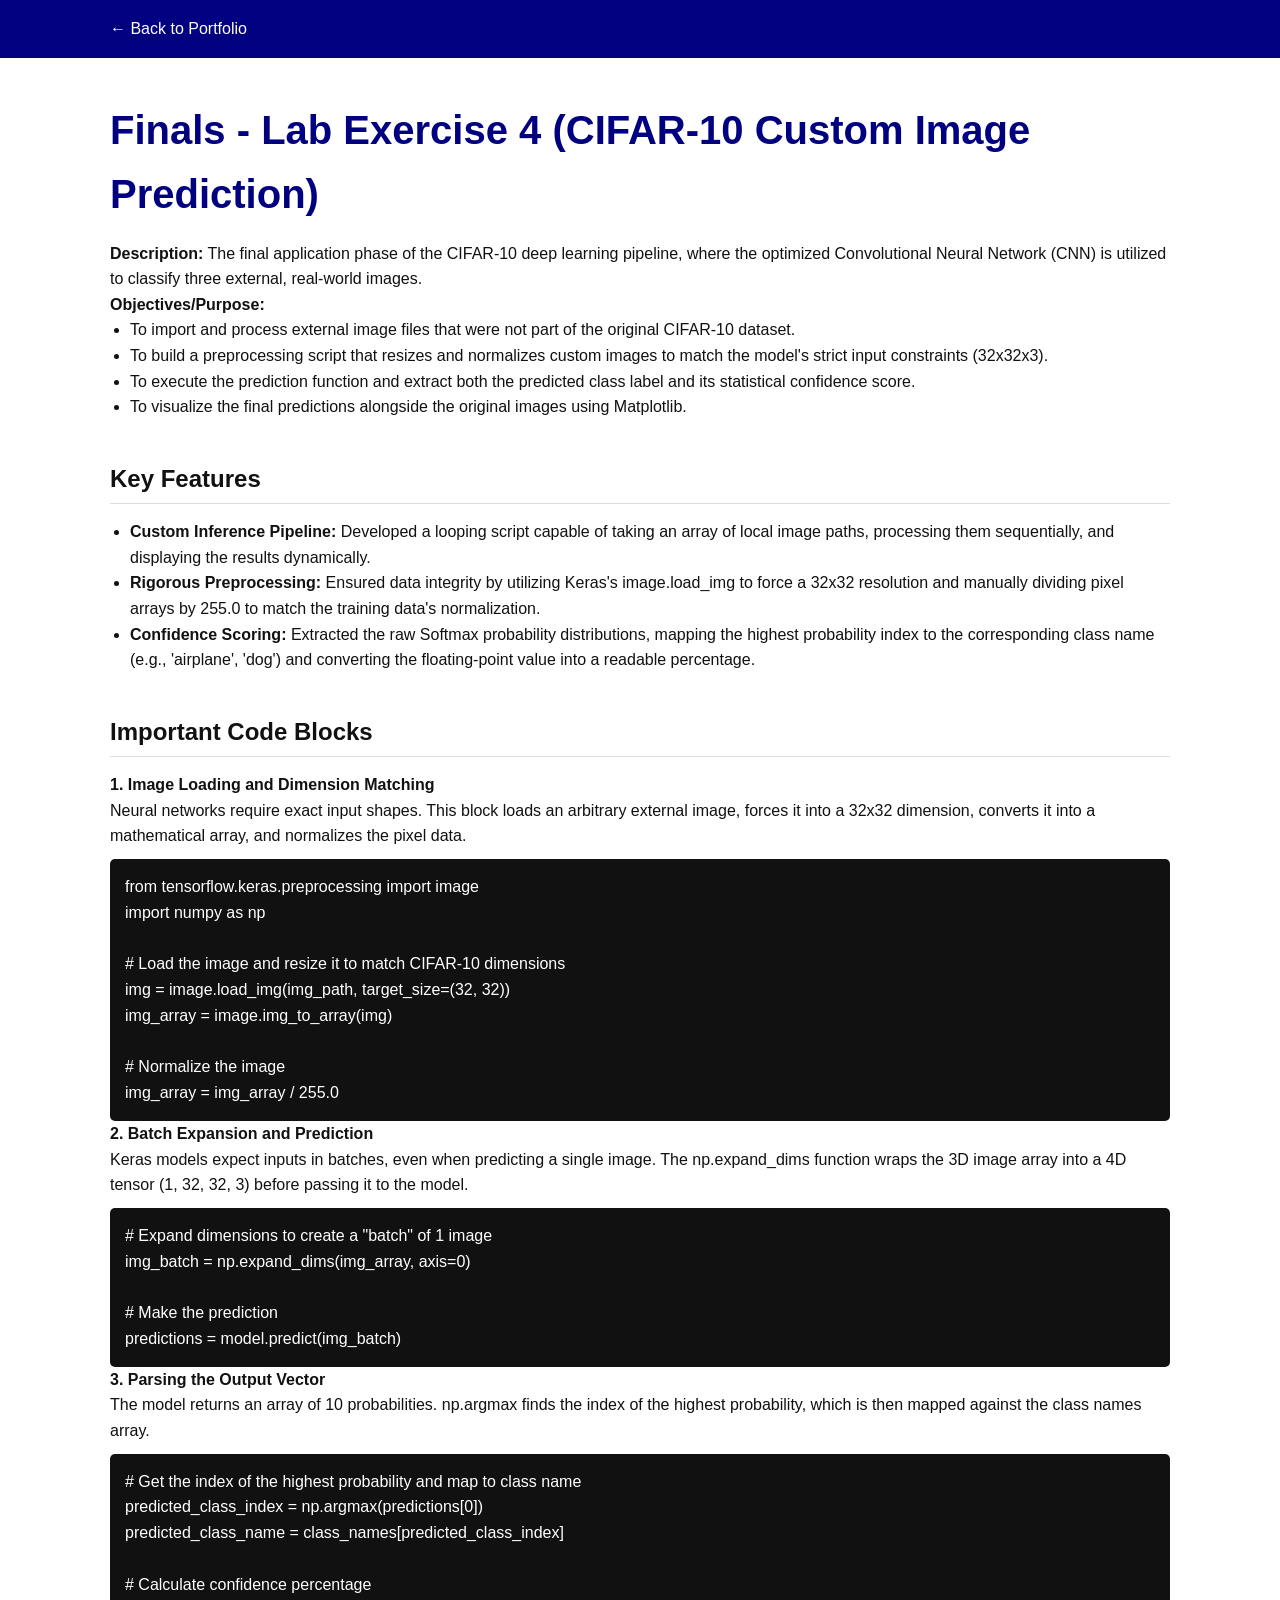
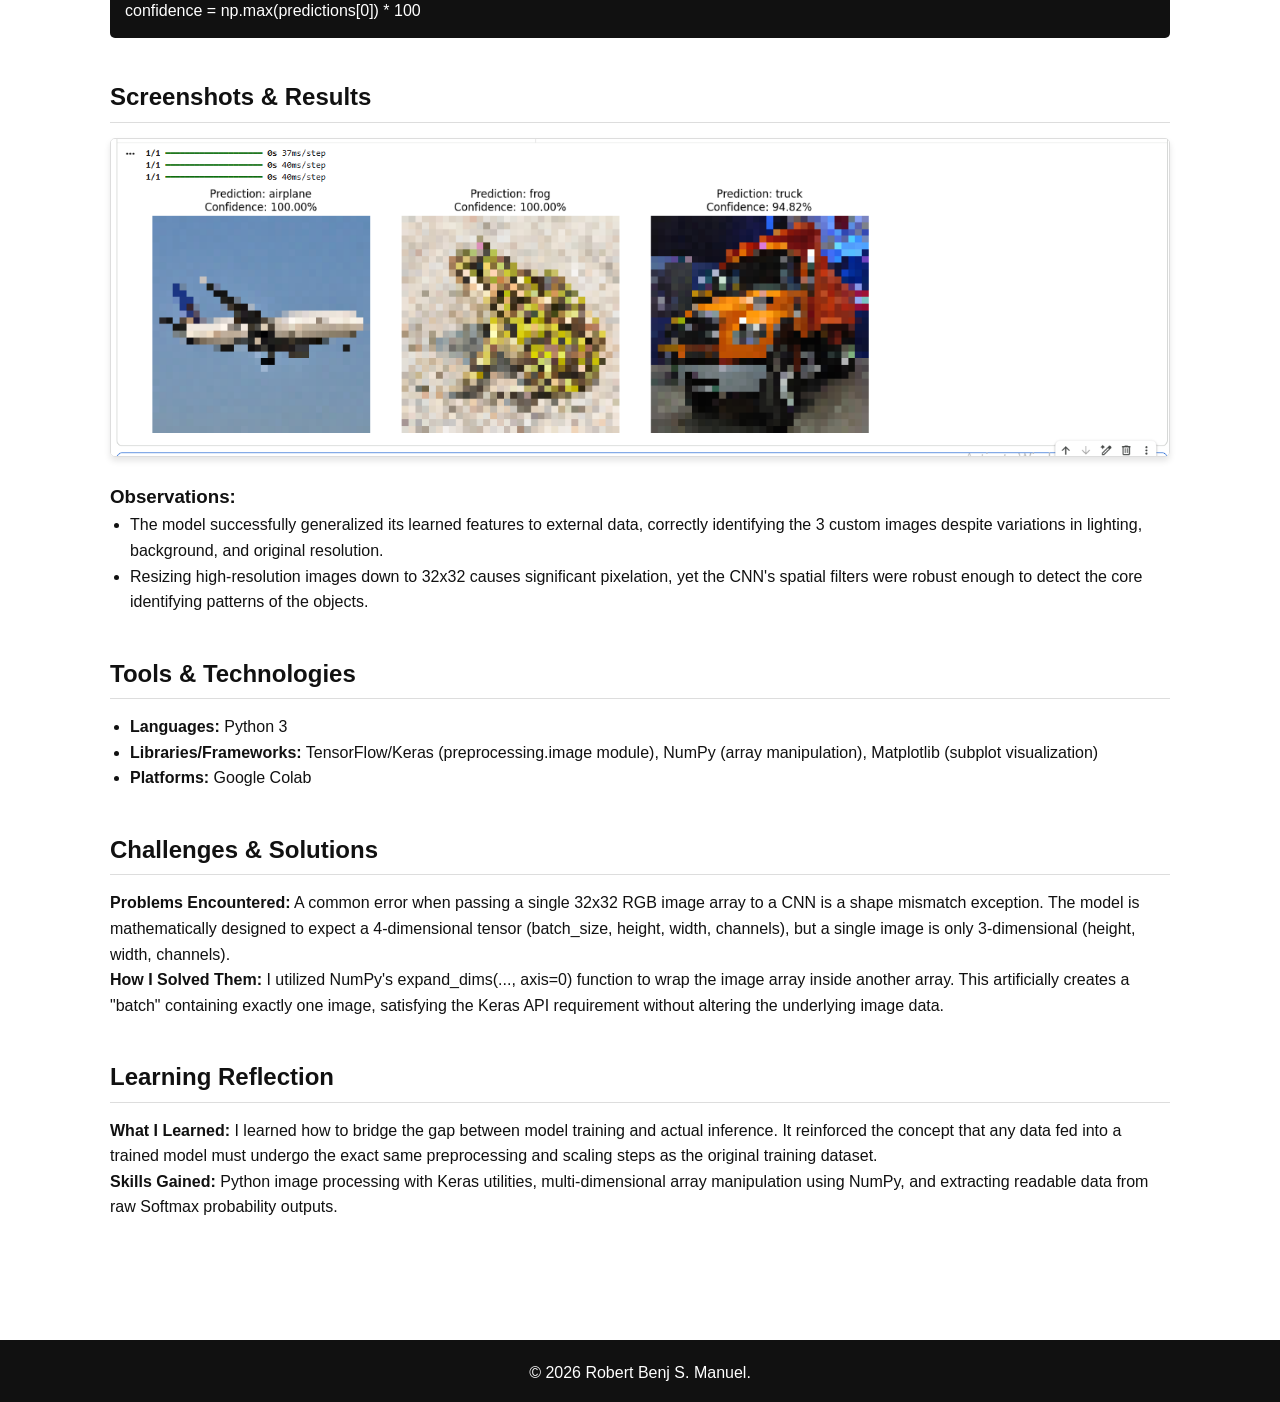
<file: projects/finals/fn-project-4.html>
<!DOCTYPE html>
<html lang="en">
<head>
    <meta charset="UTF-8">
    <meta name="viewport" content="width=device-width, initial-scale=1.0">
    <title>Finals - Lab Exercise 4 - Portfolio</title>
    <link rel="stylesheet" href="../../css/style.css">
</head>
<body>
    <header>
        <nav class="navbar">
            <a href="../../index.html" class="back-link">&larr; Back to Portfolio</a>
        </nav>
    </header>

    <main class="project-details container">
        <section class="doc-section">
            <h1>Finals - Lab Exercise 4 (CIFAR-10 Custom Image Prediction)</h1>
            <p><strong>Description:</strong> The final application phase of the CIFAR-10 deep learning pipeline, where the optimized Convolutional Neural Network (CNN) is utilized to classify three external, real-world images.</p>
            <p><strong>Objectives/Purpose:</strong></p>
            <ul>
                <li>To import and process external image files that were not part of the original CIFAR-10 dataset.</li>
                <li>To build a preprocessing script that resizes and normalizes custom images to match the model's strict input constraints (32x32x3).</li>
                <li>To execute the prediction function and extract both the predicted class label and its statistical confidence score.</li>
                <li>To visualize the final predictions alongside the original images using Matplotlib.</li>
            </ul>
        </section>

        <section class="doc-section">
            <h2>Key Features</h2>
            <ul>
                <li><strong>Custom Inference Pipeline:</strong> Developed a looping script capable of taking an array of local image paths, processing them sequentially, and displaying the results dynamically.</li>
                <li><strong>Rigorous Preprocessing:</strong> Ensured data integrity by utilizing Keras's <code>image.load_img</code> to force a 32x32 resolution and manually dividing pixel arrays by 255.0 to match the training data's normalization.</li>
                <li><strong>Confidence Scoring:</strong> Extracted the raw Softmax probability distributions, mapping the highest probability index to the corresponding class name (e.g., 'airplane', 'dog') and converting the floating-point value into a readable percentage.</li>
            </ul>
        </section>

        <section class="doc-section">
            <h2>Important Code Blocks</h2>
            
            <p><strong>1. Image Loading and Dimension Matching</strong><br>
            Neural networks require exact input shapes. This block loads an arbitrary external image, forces it into a 32x32 dimension, converts it into a mathematical array, and normalizes the pixel data.</p>
            <pre><code>from tensorflow.keras.preprocessing import image
import numpy as np

# Load the image and resize it to match CIFAR-10 dimensions
img = image.load_img(img_path, target_size=(32, 32))
img_array = image.img_to_array(img)

# Normalize the image 
img_array = img_array / 255.0</code></pre>

            <p><strong>2. Batch Expansion and Prediction</strong><br>
            Keras models expect inputs in batches, even when predicting a single image. The <code>np.expand_dims</code> function wraps the 3D image array into a 4D tensor (1, 32, 32, 3) before passing it to the model.</p>
            <pre><code># Expand dimensions to create a "batch" of 1 image
img_batch = np.expand_dims(img_array, axis=0)

# Make the prediction
predictions = model.predict(img_batch)</code></pre>

            <p><strong>3. Parsing the Output Vector</strong><br>
            The model returns an array of 10 probabilities. <code>np.argmax</code> finds the index of the highest probability, which is then mapped against the class names array.</p>
            <pre><code># Get the index of the highest probability and map to class name
predicted_class_index = np.argmax(predictions[0])
predicted_class_name = class_names[predicted_class_index]

# Calculate confidence percentage
confidence = np.max(predictions[0]) * 100</code></pre>
        </section>

        <section class="doc-section">
            <h2>Screenshots & Results</h2>
            <div class="image-container">
                <img src="../../images/fn-project-4.png" alt="CIFAR-10 Custom Image Prediction Results" class="project-img">
            </div>
            <br>
            <h3>Observations:</h3>
            <ul>
                <li>The model successfully generalized its learned features to external data, correctly identifying the 3 custom images despite variations in lighting, background, and original resolution.</li>
                <li>Resizing high-resolution images down to 32x32 causes significant pixelation, yet the CNN's spatial filters were robust enough to detect the core identifying patterns of the objects.</li>
            </ul>
        </section>

        <section class="doc-section">
            <h2>Tools & Technologies</h2>
            <ul>
                <li><strong>Languages:</strong> Python 3</li>
                <li><strong>Libraries/Frameworks:</strong> TensorFlow/Keras (preprocessing.image module), NumPy (array manipulation), Matplotlib (subplot visualization)</li>
                <li><strong>Platforms:</strong> Google Colab</li>
            </ul>
        </section>

        <section class="doc-section">
            <h2>Challenges & Solutions</h2>
            <p><strong>Problems Encountered:</strong> A common error when passing a single 32x32 RGB image array to a CNN is a shape mismatch exception. The model is mathematically designed to expect a 4-dimensional tensor <code>(batch_size, height, width, channels)</code>, but a single image is only 3-dimensional <code>(height, width, channels)</code>.</p>
            <p><strong>How I Solved Them:</strong> I utilized NumPy's <code>expand_dims(..., axis=0)</code> function to wrap the image array inside another array. This artificially creates a "batch" containing exactly one image, satisfying the Keras API requirement without altering the underlying image data.</p>
        </section>

        <section class="doc-section">
            <h2>Learning Reflection</h2>
            <p><strong>What I Learned:</strong> I learned how to bridge the gap between model training and actual inference. It reinforced the concept that any data fed into a trained model must undergo the exact same preprocessing and scaling steps as the original training dataset.</p>
            <p><strong>Skills Gained:</strong> Python image processing with Keras utilities, multi-dimensional array manipulation using NumPy, and extracting readable data from raw Softmax probability outputs.</p>
        </section>
    </main>

    <footer>
        <p>&copy; <span id="year"></span> Robert Benj S. Manuel.</p>
    </footer>

    <script src="../../js/main.js"></script>
</body>
</html>
</file>
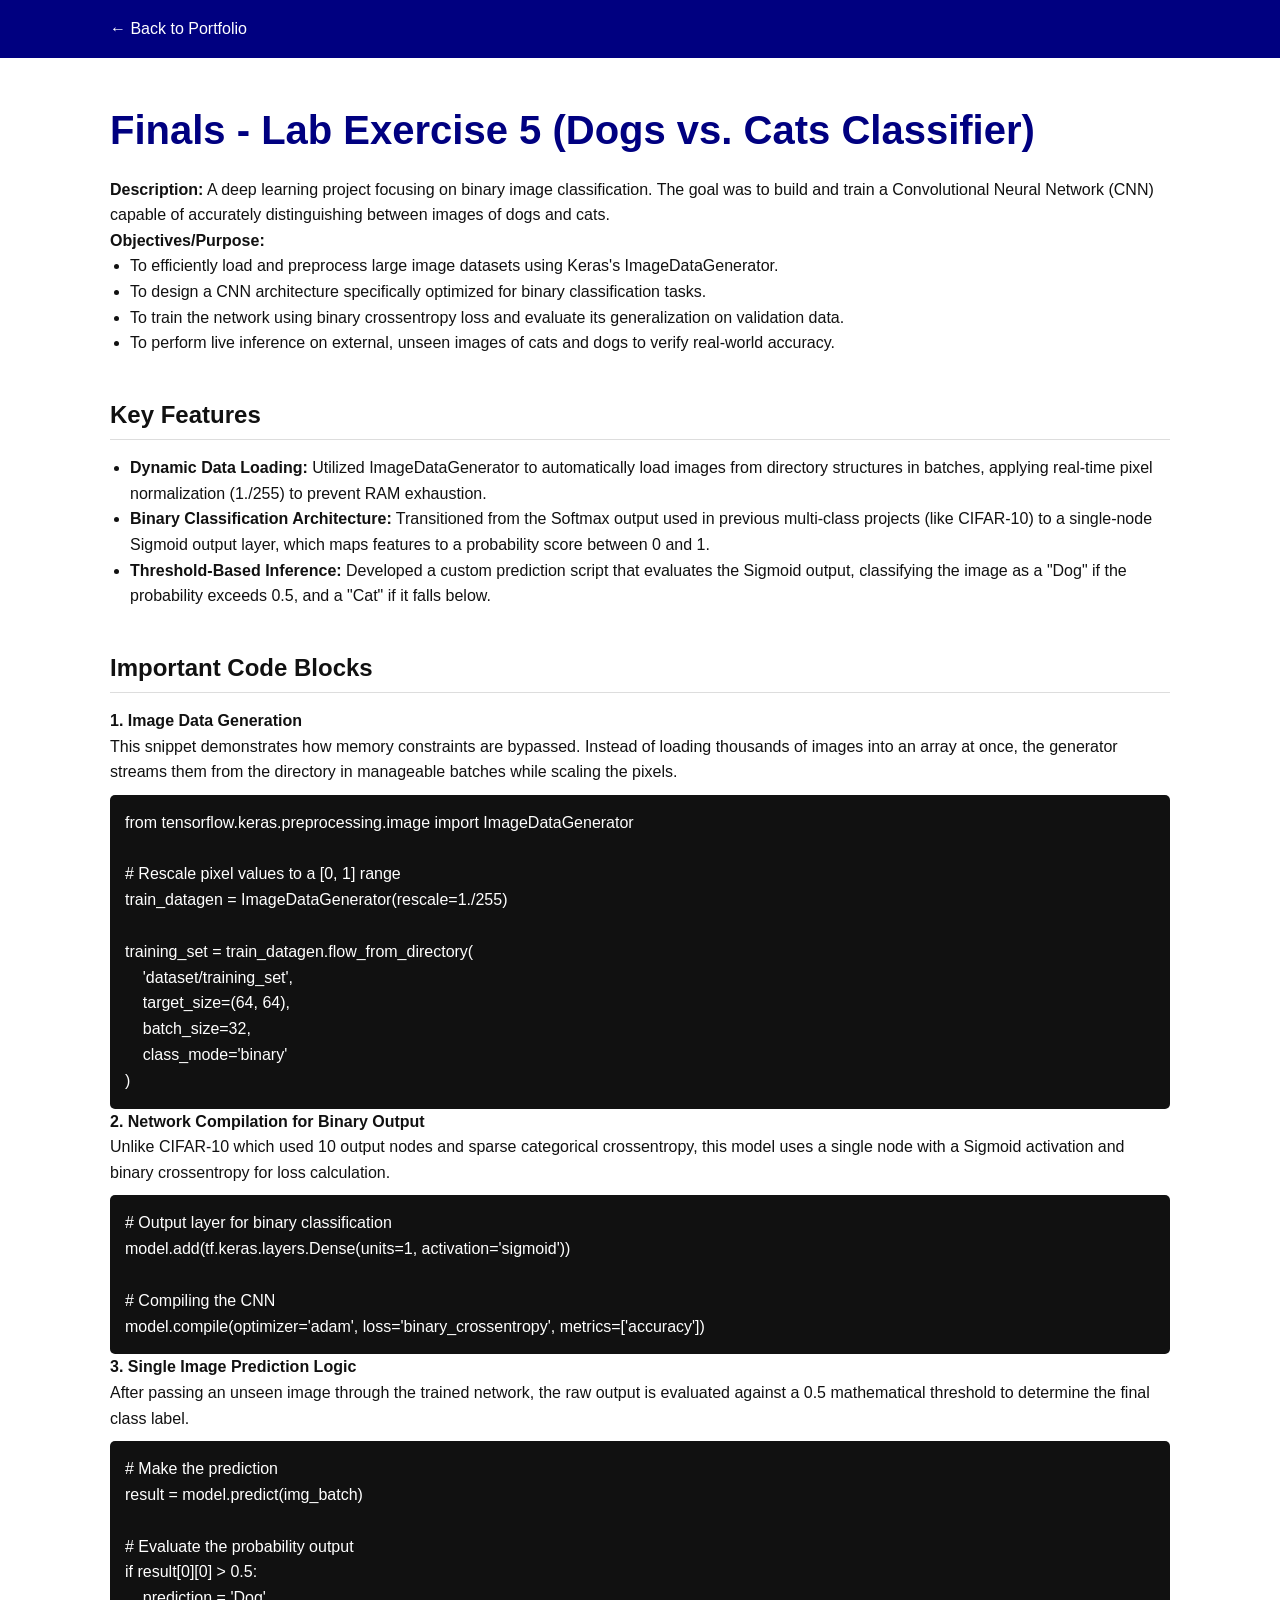
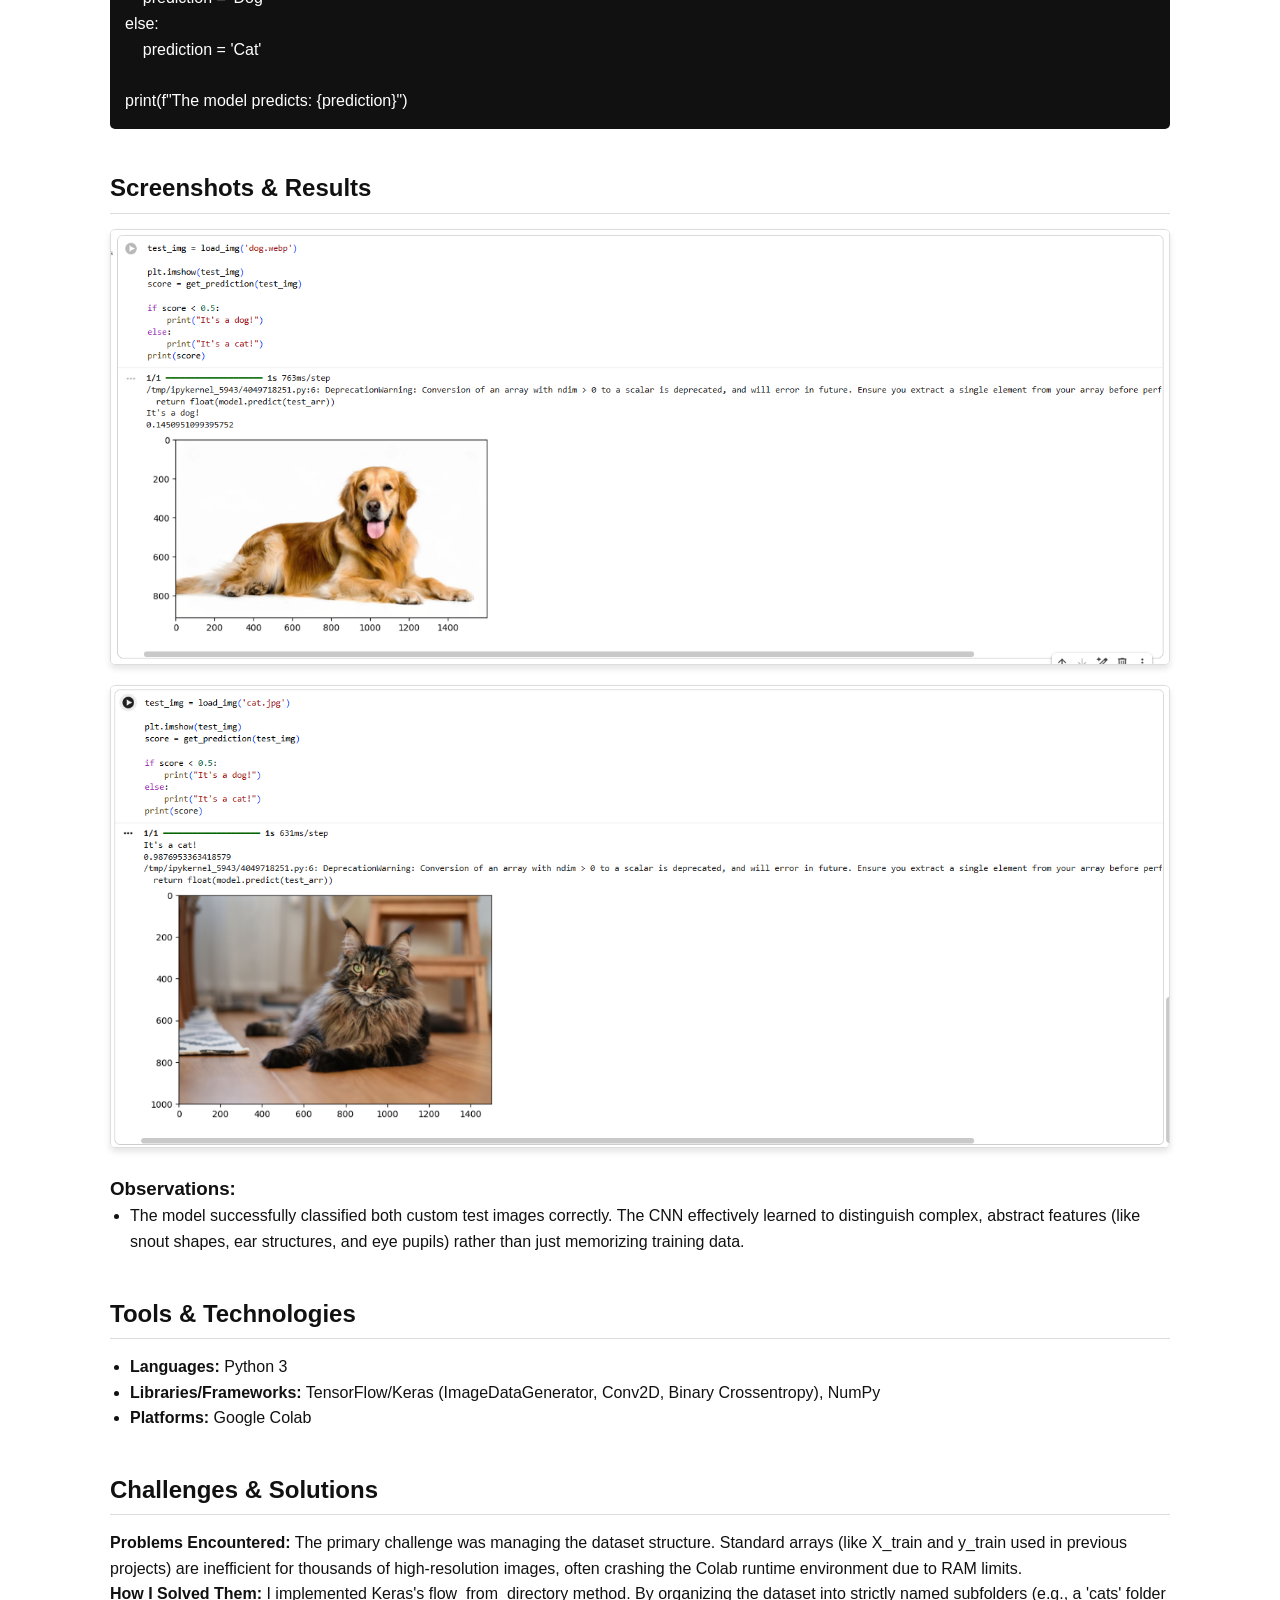
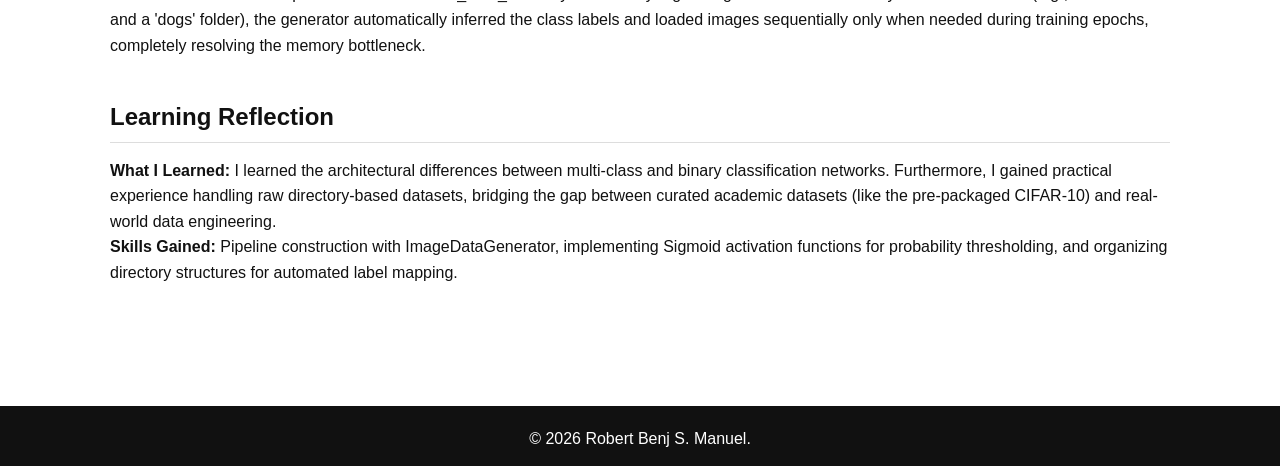
<file: projects/finals/fn-project-5.html>
<!DOCTYPE html>
<html lang="en">
<head>
    <meta charset="UTF-8">
    <meta name="viewport" content="width=device-width, initial-scale=1.0">
    <title>Finals - Lab Exercise 5 - Portfolio</title>
    <link rel="stylesheet" href="../../css/style.css">
</head>
<body>
    <header>
        <nav class="navbar">
            <a href="../../index.html" class="back-link">&larr; Back to Portfolio</a>
        </nav>
    </header>

    <main class="project-details container">
        <section class="doc-section">
            <h1>Finals - Lab Exercise 5 (Dogs vs. Cats Classifier)</h1>
            <p><strong>Description:</strong> A deep learning project focusing on binary image classification. The goal was to build and train a Convolutional Neural Network (CNN) capable of accurately distinguishing between images of dogs and cats.</p>
            <p><strong>Objectives/Purpose:</strong></p>
            <ul>
                <li>To efficiently load and preprocess large image datasets using Keras's <code>ImageDataGenerator</code>.</li>
                <li>To design a CNN architecture specifically optimized for binary classification tasks.</li>
                <li>To train the network using binary crossentropy loss and evaluate its generalization on validation data.</li>
                <li>To perform live inference on external, unseen images of cats and dogs to verify real-world accuracy.</li>
            </ul>
        </section>

        <section class="doc-section">
            <h2>Key Features</h2>
            <ul>
                <li><strong>Dynamic Data Loading:</strong> Utilized <code>ImageDataGenerator</code> to automatically load images from directory structures in batches, applying real-time pixel normalization (1./255) to prevent RAM exhaustion.</li>
                <li><strong>Binary Classification Architecture:</strong> Transitioned from the Softmax output used in previous multi-class projects (like CIFAR-10) to a single-node Sigmoid output layer, which maps features to a probability score between 0 and 1.</li>
                <li><strong>Threshold-Based Inference:</strong> Developed a custom prediction script that evaluates the Sigmoid output, classifying the image as a "Dog" if the probability exceeds 0.5, and a "Cat" if it falls below.</li>
            </ul>
        </section>

        <section class="doc-section">
            <h2>Important Code Blocks</h2>
            
            <p><strong>1. Image Data Generation</strong><br>
            This snippet demonstrates how memory constraints are bypassed. Instead of loading thousands of images into an array at once, the generator streams them from the directory in manageable batches while scaling the pixels.</p>
            <pre><code>from tensorflow.keras.preprocessing.image import ImageDataGenerator

# Rescale pixel values to a [0, 1] range
train_datagen = ImageDataGenerator(rescale=1./255)

training_set = train_datagen.flow_from_directory(
    'dataset/training_set',
    target_size=(64, 64),
    batch_size=32,
    class_mode='binary'
)</code></pre>

            <p><strong>2. Network Compilation for Binary Output</strong><br>
            Unlike CIFAR-10 which used 10 output nodes and sparse categorical crossentropy, this model uses a single node with a Sigmoid activation and binary crossentropy for loss calculation.</p>
            <pre><code># Output layer for binary classification
model.add(tf.keras.layers.Dense(units=1, activation='sigmoid'))

# Compiling the CNN
model.compile(optimizer='adam', loss='binary_crossentropy', metrics=['accuracy'])</code></pre>

            <p><strong>3. Single Image Prediction Logic</strong><br>
            After passing an unseen image through the trained network, the raw output is evaluated against a 0.5 mathematical threshold to determine the final class label.</p>
            <pre><code># Make the prediction
result = model.predict(img_batch)

# Evaluate the probability output
if result[0][0] > 0.5:
    prediction = 'Dog'
else:
    prediction = 'Cat'

print(f"The model predicts: {prediction}")</code></pre>
        </section>

        <section class="doc-section">
            <h2>Screenshots & Results</h2>
            <div class="image-container" style="display: flex; flex-direction: column; gap: 20px;">
                <img src="../../images/fn-project-5-1.png" alt="Custom Prediction Result - Dog" class="project-img">
                <img src="../../images/fn-project-5-2.png" alt="Custom Prediction Result - Cat" class="project-img">
            </div>
            <br>
            <h3>Observations:</h3>
            <ul>
                <li>The model successfully classified both custom test images correctly. The CNN effectively learned to distinguish complex, abstract features (like snout shapes, ear structures, and eye pupils) rather than just memorizing training data.</li>
            </ul>
        </section>

        <section class="doc-section">
            <h2>Tools & Technologies</h2>
            <ul>
                <li><strong>Languages:</strong> Python 3</li>
                <li><strong>Libraries/Frameworks:</strong> TensorFlow/Keras (ImageDataGenerator, Conv2D, Binary Crossentropy), NumPy</li>
                <li><strong>Platforms:</strong> Google Colab</li>
            </ul>
        </section>

        <section class="doc-section">
            <h2>Challenges & Solutions</h2>
            <p><strong>Problems Encountered:</strong> The primary challenge was managing the dataset structure. Standard arrays (like <code>X_train</code> and <code>y_train</code> used in previous projects) are inefficient for thousands of high-resolution images, often crashing the Colab runtime environment due to RAM limits.</p>
            <p><strong>How I Solved Them:</strong> I implemented Keras's <code>flow_from_directory</code> method. By organizing the dataset into strictly named subfolders (e.g., a 'cats' folder and a 'dogs' folder), the generator automatically inferred the class labels and loaded images sequentially only when needed during training epochs, completely resolving the memory bottleneck.</p>
        </section>

        <section class="doc-section">
            <h2>Learning Reflection</h2>
            <p><strong>What I Learned:</strong> I learned the architectural differences between multi-class and binary classification networks. Furthermore, I gained practical experience handling raw directory-based datasets, bridging the gap between curated academic datasets (like the pre-packaged CIFAR-10) and real-world data engineering.</p>
            <p><strong>Skills Gained:</strong> Pipeline construction with <code>ImageDataGenerator</code>, implementing Sigmoid activation functions for probability thresholding, and organizing directory structures for automated label mapping.</p>
        </section>
    </main>

    <footer>
        <p>&copy; <span id="year"></span> Robert Benj S. Manuel.</p>
    </footer>

    <script src="../../js/main.js"></script>
</body>
</html>
</file>
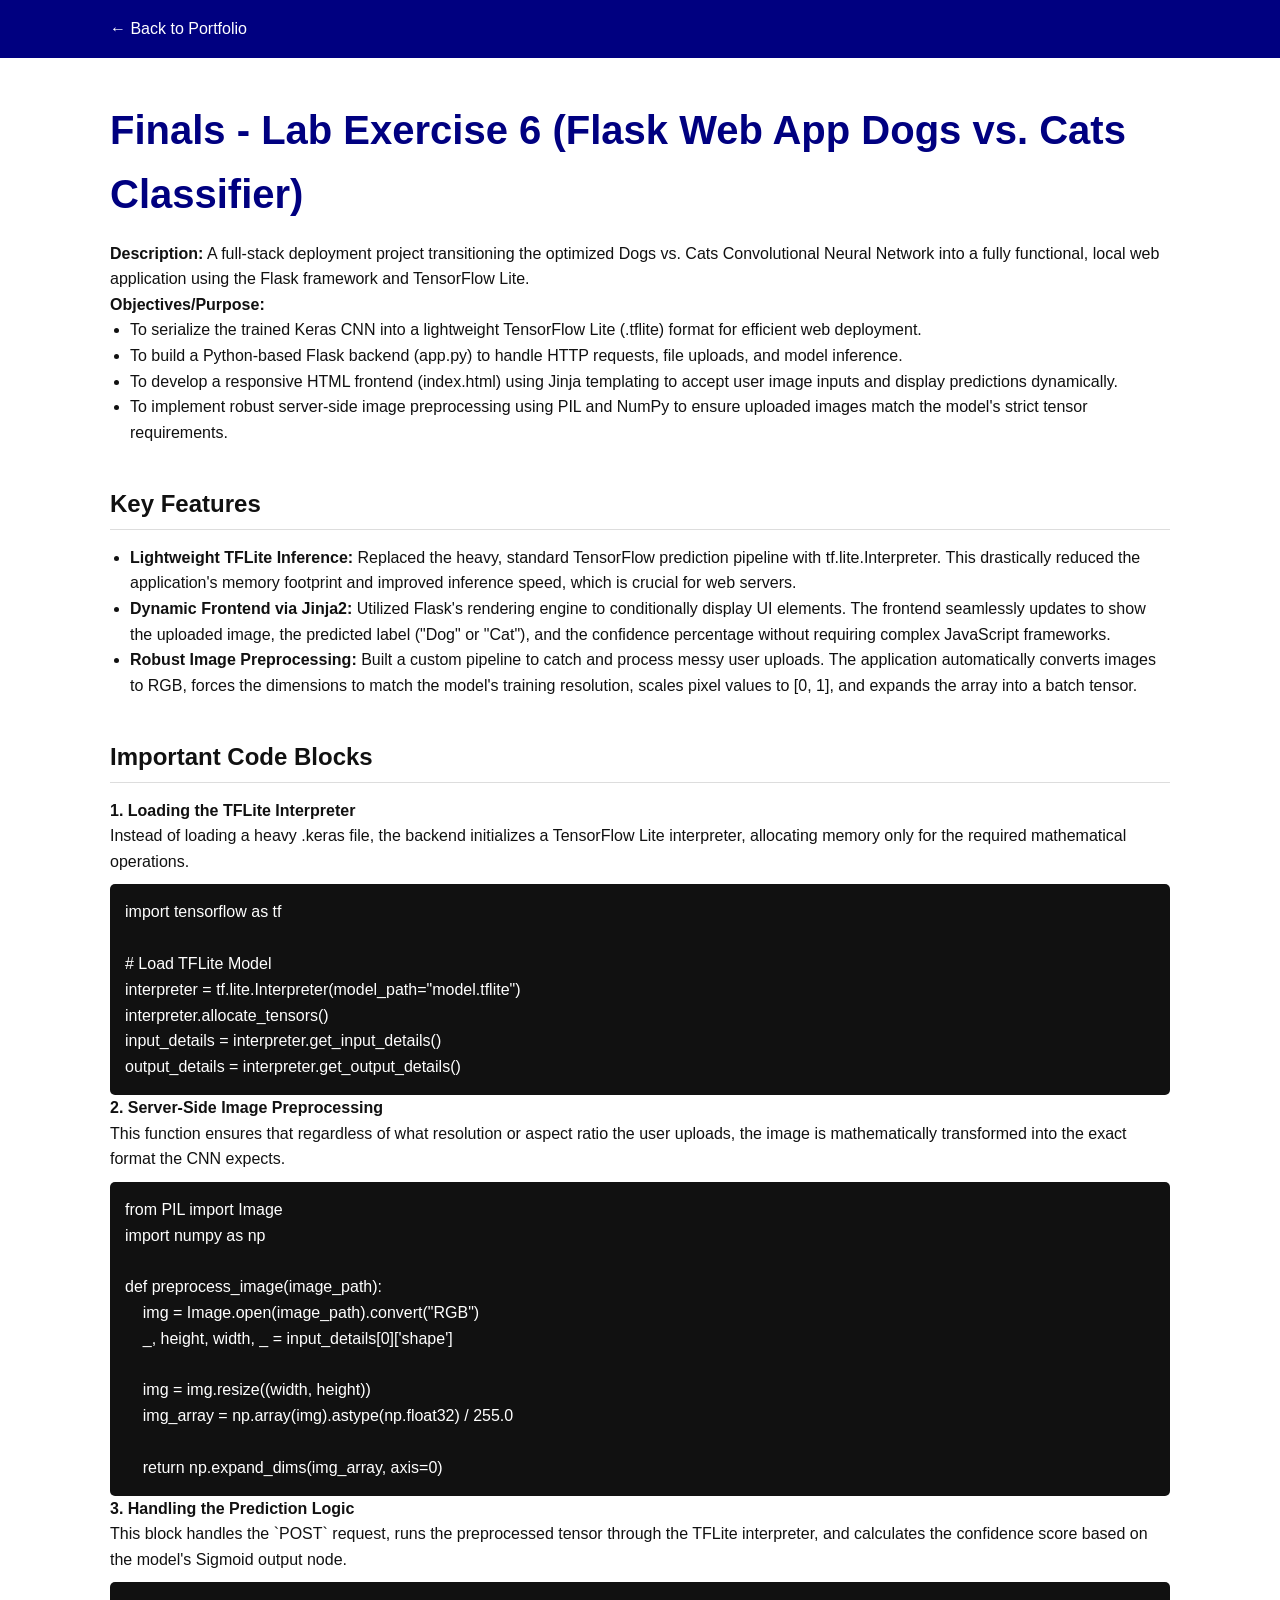
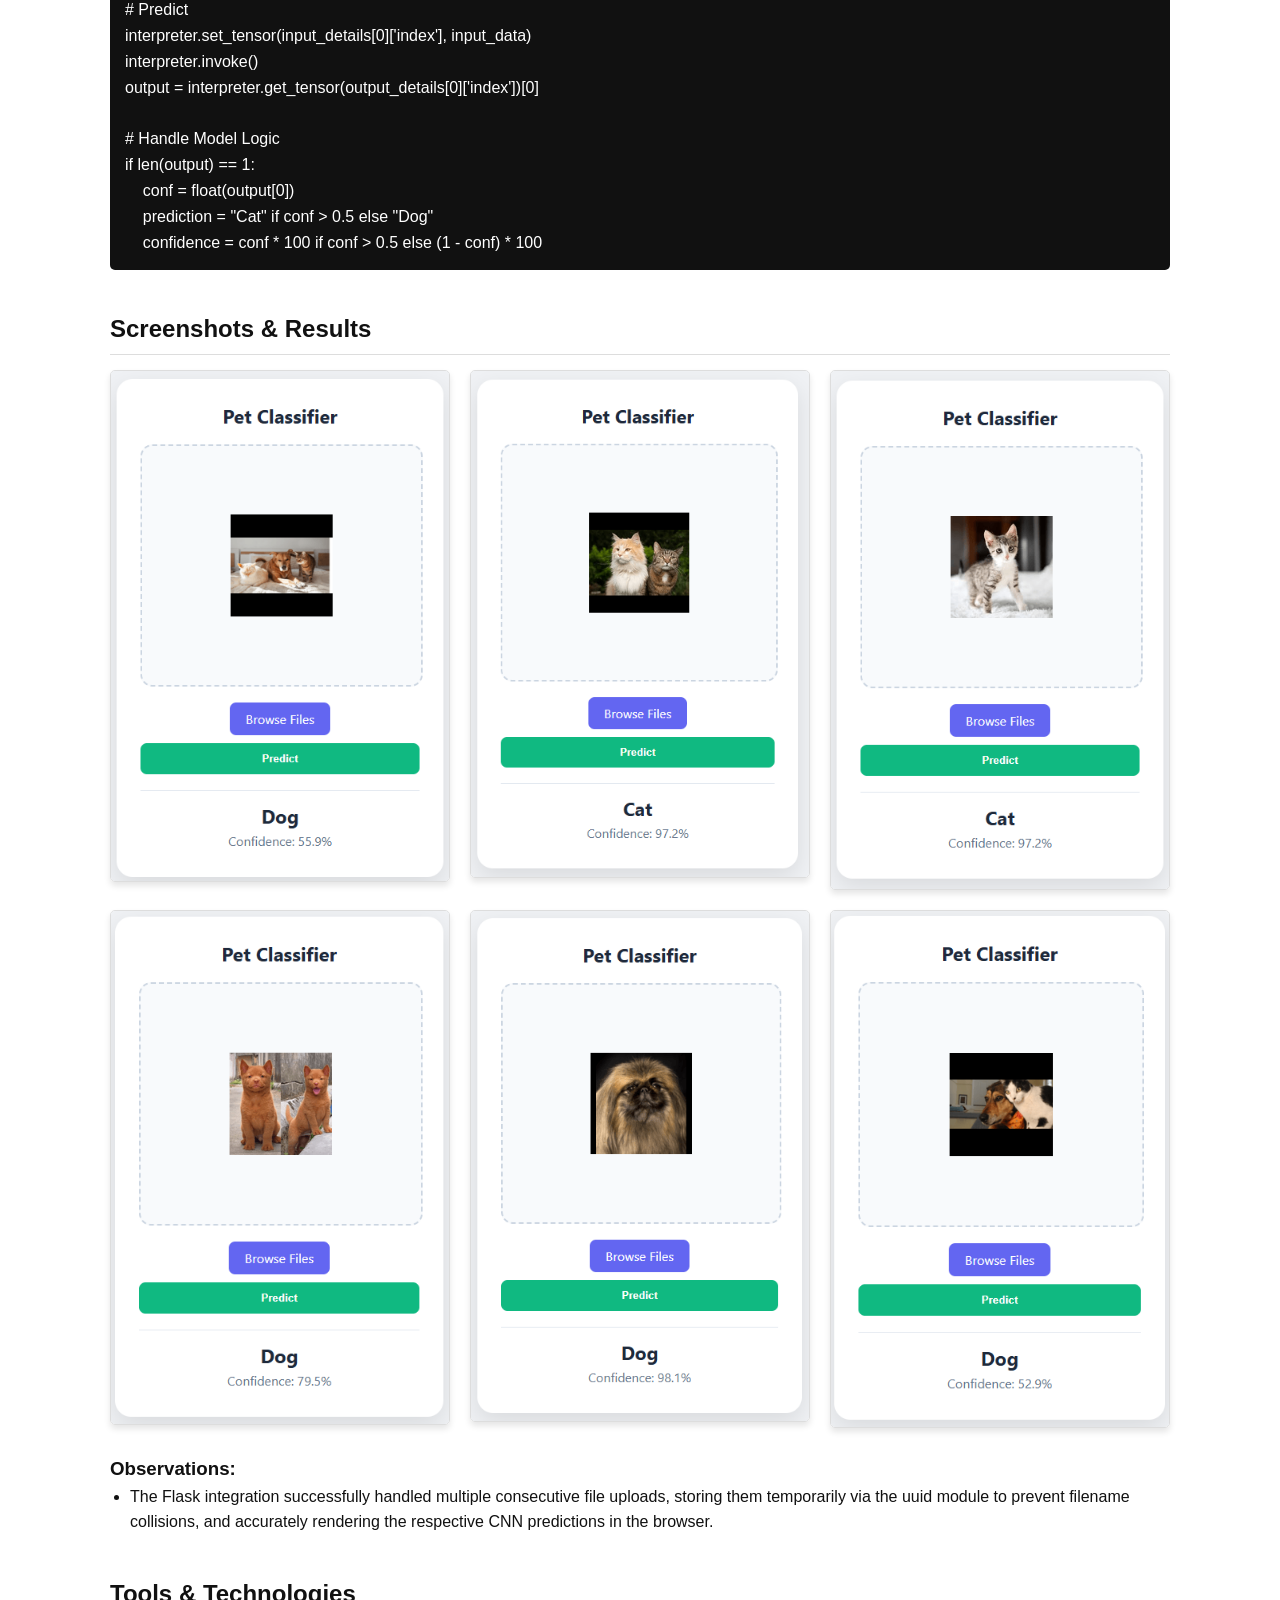
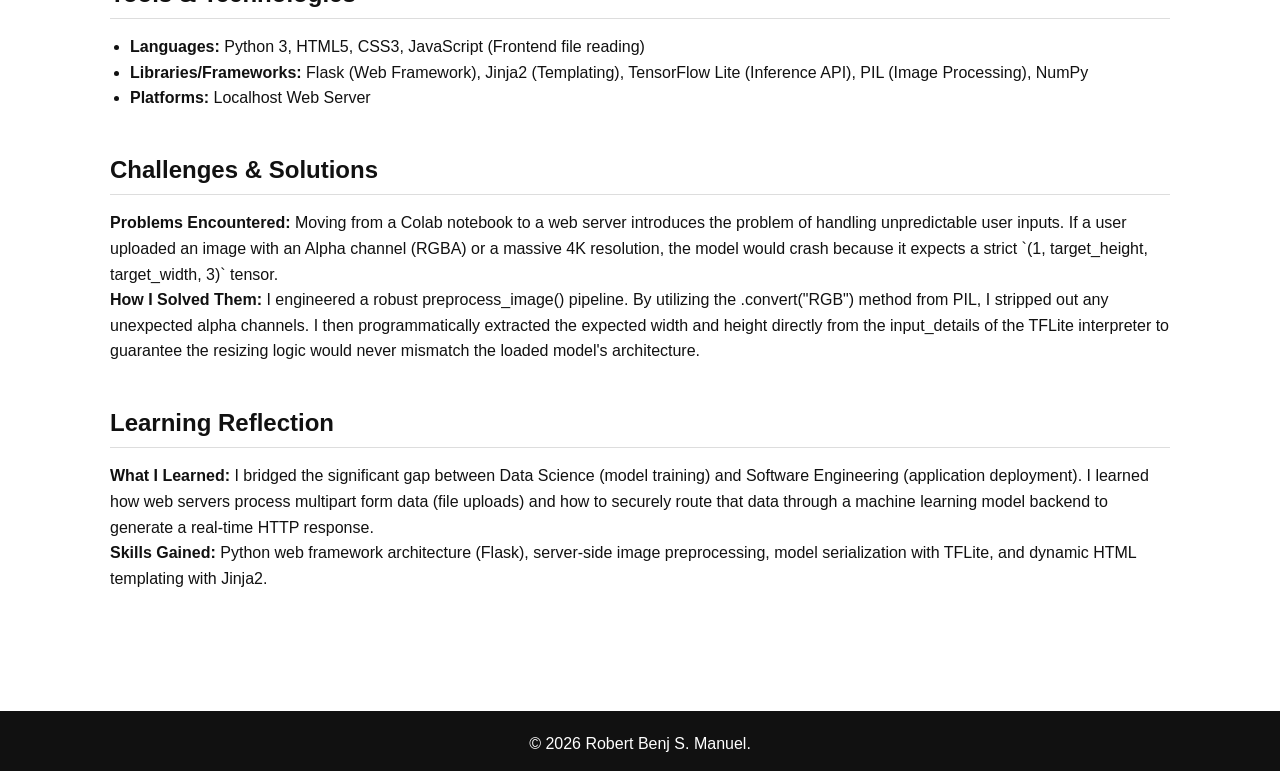
<file: projects/finals/fn-project-6.html>
<!DOCTYPE html>
<html lang="en">
<head>
    <meta charset="UTF-8">
    <meta name="viewport" content="width=device-width, initial-scale=1.0">
    <title>Finals - Lab Exercise 6 - Portfolio</title>
    <link rel="stylesheet" href="../../css/style.css">
</head>
<body>
    <header>
        <nav class="navbar">
            <a href="../../index.html" class="back-link">&larr; Back to Portfolio</a>
        </nav>
    </header>

    <main class="project-details container">
        <section class="doc-section">
            <h1>Finals - Lab Exercise 6 (Flask Web App Dogs vs. Cats Classifier)</h1>
            <p><strong>Description:</strong> A full-stack deployment project transitioning the optimized Dogs vs. Cats Convolutional Neural Network into a fully functional, local web application using the Flask framework and TensorFlow Lite.</p>
            <p><strong>Objectives/Purpose:</strong></p>
            <ul>
                <li>To serialize the trained Keras CNN into a lightweight TensorFlow Lite (<code>.tflite</code>) format for efficient web deployment.</li>
                <li>To build a Python-based Flask backend (<code>app.py</code>) to handle HTTP requests, file uploads, and model inference.</li>
                <li>To develop a responsive HTML frontend (<code>index.html</code>) using Jinja templating to accept user image inputs and display predictions dynamically.</li>
                <li>To implement robust server-side image preprocessing using PIL and NumPy to ensure uploaded images match the model's strict tensor requirements.</li>
            </ul>
        </section>

        <section class="doc-section">
            <h2>Key Features</h2>
            <ul>
                <li><strong>Lightweight TFLite Inference:</strong> Replaced the heavy, standard TensorFlow prediction pipeline with <code>tf.lite.Interpreter</code>. This drastically reduced the application's memory footprint and improved inference speed, which is crucial for web servers.</li>
                <li><strong>Dynamic Frontend via Jinja2:</strong> Utilized Flask's rendering engine to conditionally display UI elements. The frontend seamlessly updates to show the uploaded image, the predicted label ("Dog" or "Cat"), and the confidence percentage without requiring complex JavaScript frameworks.</li>
                <li><strong>Robust Image Preprocessing:</strong> Built a custom pipeline to catch and process messy user uploads. The application automatically converts images to RGB, forces the dimensions to match the model's training resolution, scales pixel values to <code>[0, 1]</code>, and expands the array into a batch tensor.</li>
            </ul>
        </section>

        <section class="doc-section">
            <h2>Important Code Blocks</h2>
            
            <p><strong>1. Loading the TFLite Interpreter</strong><br>
            Instead of loading a heavy <code>.keras</code> file, the backend initializes a TensorFlow Lite interpreter, allocating memory only for the required mathematical operations.</p>
            <pre><code>import tensorflow as tf

# Load TFLite Model
interpreter = tf.lite.Interpreter(model_path="model.tflite")
interpreter.allocate_tensors()
input_details = interpreter.get_input_details()
output_details = interpreter.get_output_details()</code></pre>

            <p><strong>2. Server-Side Image Preprocessing</strong><br>
            This function ensures that regardless of what resolution or aspect ratio the user uploads, the image is mathematically transformed into the exact format the CNN expects.</p>
            <pre><code>from PIL import Image
import numpy as np

def preprocess_image(image_path):
    img = Image.open(image_path).convert("RGB")
    _, height, width, _ = input_details[0]['shape']
    
    img = img.resize((width, height))
    img_array = np.array(img).astype(np.float32) / 255.0
    
    return np.expand_dims(img_array, axis=0)</code></pre>

            <p><strong>3. Handling the Prediction Logic</strong><br>
            This block handles the `POST` request, runs the preprocessed tensor through the TFLite interpreter, and calculates the confidence score based on the model's Sigmoid output node.</p>
            <pre><code># Predict
interpreter.set_tensor(input_details[0]['index'], input_data)
interpreter.invoke()
output = interpreter.get_tensor(output_details[0]['index'])[0]

# Handle Model Logic
if len(output) == 1:
    conf = float(output[0])
    prediction = "Cat" if conf > 0.5 else "Dog"
    confidence = conf * 100 if conf > 0.5 else (1 - conf) * 100</code></pre>
        </section>

        <section class="doc-section">
            <h2>Screenshots & Results</h2>
            <div class="grid" style="grid-template-columns: repeat(auto-fit, minmax(300px, 1fr)); gap: 20px;">
                <div class="image-container"><img src="../../images/fn-project-6-1.png" alt="Flask Web App Screenshot 1" class="project-img"></div>
                <div class="image-container"><img src="../../images/fn-project-6-2.png" alt="Flask Web App Screenshot 2" class="project-img"></div>
                <div class="image-container"><img src="../../images/fn-project-6-3.png" alt="Flask Web App Screenshot 3" class="project-img"></div>
                <div class="image-container"><img src="../../images/fn-project-6-4.png" alt="Flask Web App Screenshot 4" class="project-img"></div>
                <div class="image-container"><img src="../../images/fn-project-6-5.png" alt="Flask Web App Screenshot 5" class="project-img"></div>
                <div class="image-container"><img src="../../images/fn-project-6-6.png" alt="Flask Web App Screenshot 6" class="project-img"></div>
            </div>
            <br>
            <h3>Observations:</h3>
            <ul>
                <li>The Flask integration successfully handled multiple consecutive file uploads, storing them temporarily via the <code>uuid</code> module to prevent filename collisions, and accurately rendering the respective CNN predictions in the browser.</li>
            </ul>
        </section>

        <section class="doc-section">
            <h2>Tools & Technologies</h2>
            <ul>
                <li><strong>Languages:</strong> Python 3, HTML5, CSS3, JavaScript (Frontend file reading)</li>
                <li><strong>Libraries/Frameworks:</strong> Flask (Web Framework), Jinja2 (Templating), TensorFlow Lite (Inference API), PIL (Image Processing), NumPy</li>
                <li><strong>Platforms:</strong> Localhost Web Server</li>
            </ul>
        </section>

        <section class="doc-section">
            <h2>Challenges & Solutions</h2>
            <p><strong>Problems Encountered:</strong> Moving from a Colab notebook to a web server introduces the problem of handling unpredictable user inputs. If a user uploaded an image with an Alpha channel (RGBA) or a massive 4K resolution, the model would crash because it expects a strict `(1, target_height, target_width, 3)` tensor.</p>
            <p><strong>How I Solved Them:</strong> I engineered a robust <code>preprocess_image()</code> pipeline. By utilizing the <code>.convert("RGB")</code> method from PIL, I stripped out any unexpected alpha channels. I then programmatically extracted the expected width and height directly from the <code>input_details</code> of the TFLite interpreter to guarantee the resizing logic would never mismatch the loaded model's architecture.</p>
        </section>

        <section class="doc-section">
            <h2>Learning Reflection</h2>
            <p><strong>What I Learned:</strong> I bridged the significant gap between Data Science (model training) and Software Engineering (application deployment). I learned how web servers process multipart form data (file uploads) and how to securely route that data through a machine learning model backend to generate a real-time HTTP response.</p>
            <p><strong>Skills Gained:</strong> Python web framework architecture (Flask), server-side image preprocessing, model serialization with TFLite, and dynamic HTML templating with Jinja2.</p>
        </section>
    </main>

    <footer>
        <p>&copy; <span id="year"></span> Robert Benj S. Manuel.</p>
    </footer>

    <script src="../../js/main.js"></script>
</body>
</html>
</file>
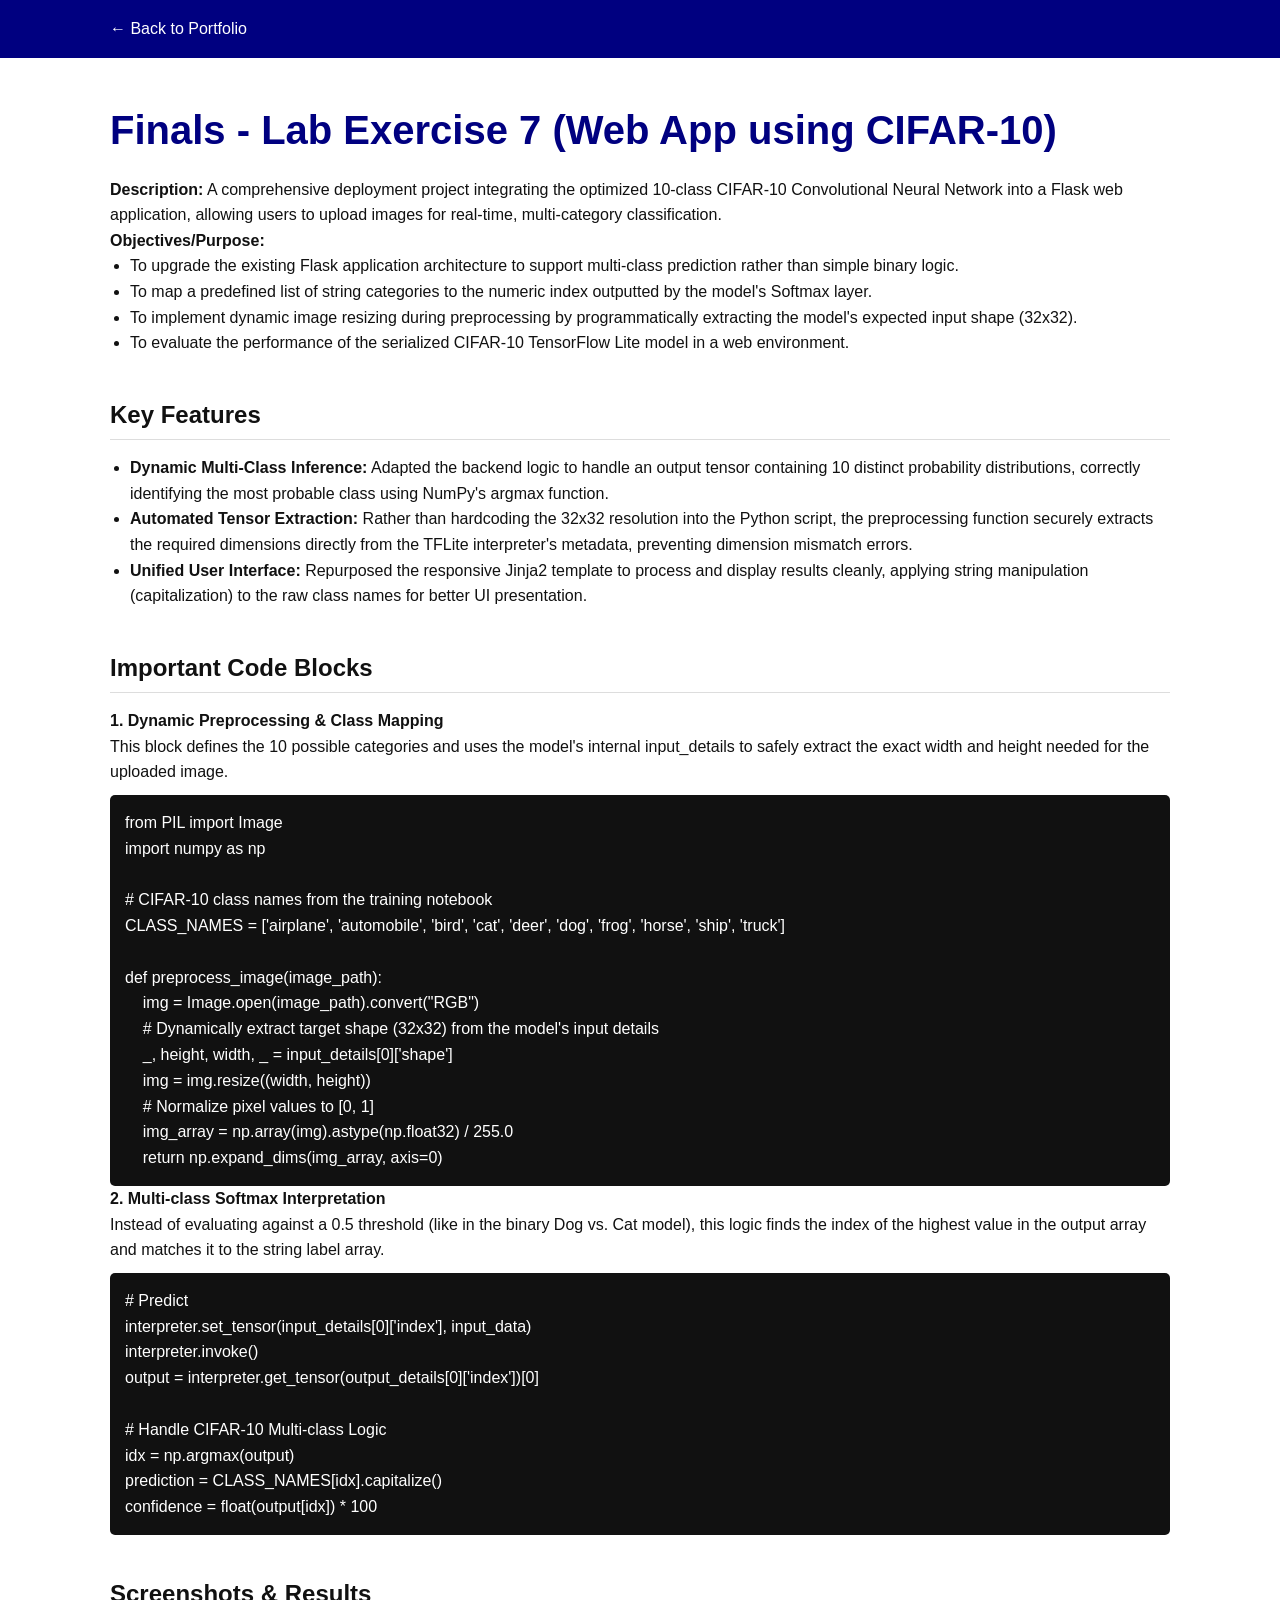
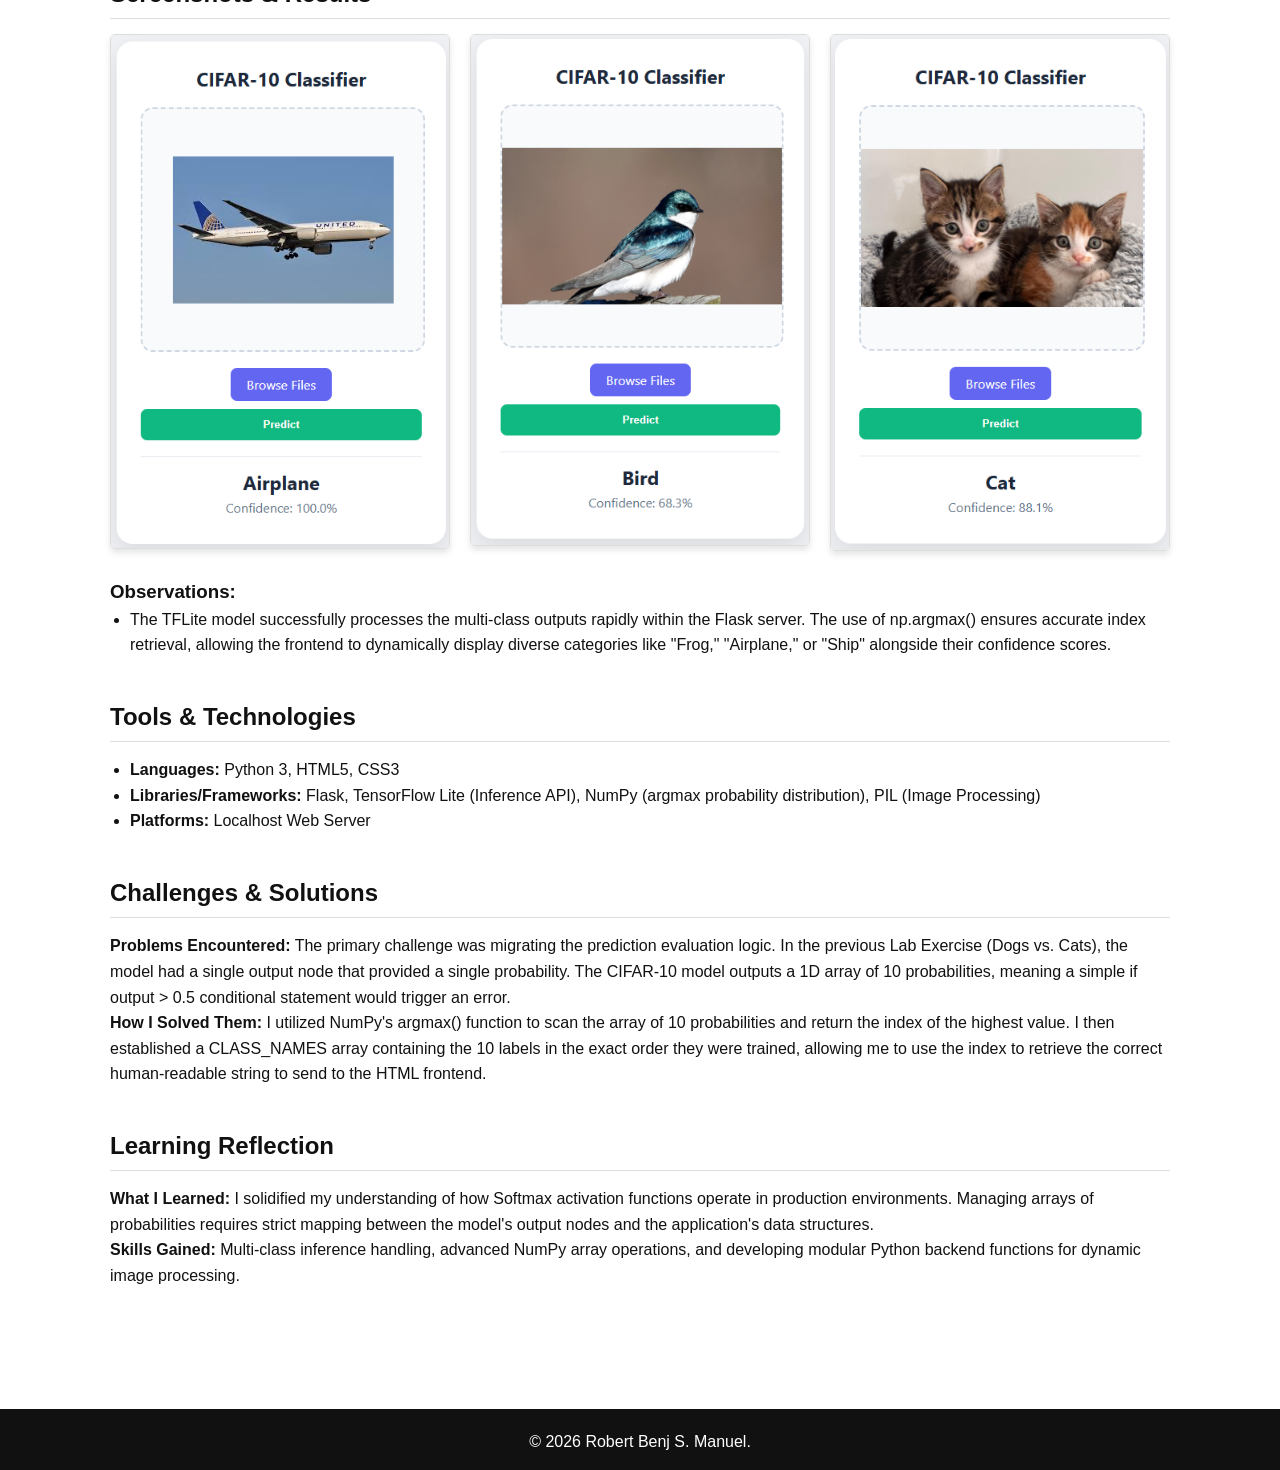
<file: projects/finals/fn-project-7.html>
<!DOCTYPE html>
<html lang="en">
<head>
    <meta charset="UTF-8">
    <meta name="viewport" content="width=device-width, initial-scale=1.0">
    <title>Finals - Lab Exercise 7 - Portfolio</title>
    <link rel="stylesheet" href="../../css/style.css">
</head>
<body>
    <header>
        <nav class="navbar">
            <a href="../../index.html" class="back-link">&larr; Back to Portfolio</a>
        </nav>
    </header>

    <main class="project-details container">
        <section class="doc-section">
            <h1>Finals - Lab Exercise 7 (Web App using CIFAR-10)</h1>
            <p><strong>Description:</strong> A comprehensive deployment project integrating the optimized 10-class CIFAR-10 Convolutional Neural Network into a Flask web application, allowing users to upload images for real-time, multi-category classification.</p>
            <p><strong>Objectives/Purpose:</strong></p>
            <ul>
                <li>To upgrade the existing Flask application architecture to support multi-class prediction rather than simple binary logic.</li>
                <li>To map a predefined list of string categories to the numeric index outputted by the model's Softmax layer.</li>
                <li>To implement dynamic image resizing during preprocessing by programmatically extracting the model's expected input shape (32x32).</li>
                <li>To evaluate the performance of the serialized CIFAR-10 TensorFlow Lite model in a web environment.</li>
            </ul>
        </section>

        <section class="doc-section">
            <h2>Key Features</h2>
            <ul>
                <li><strong>Dynamic Multi-Class Inference:</strong> Adapted the backend logic to handle an output tensor containing 10 distinct probability distributions, correctly identifying the most probable class using NumPy's argmax function.</li>
                <li><strong>Automated Tensor Extraction:</strong> Rather than hardcoding the 32x32 resolution into the Python script, the preprocessing function securely extracts the required dimensions directly from the TFLite interpreter's metadata, preventing dimension mismatch errors.</li>
                <li><strong>Unified User Interface:</strong> Repurposed the responsive Jinja2 template to process and display results cleanly, applying string manipulation (capitalization) to the raw class names for better UI presentation.</li>
            </ul>
        </section>

        <section class="doc-section">
            <h2>Important Code Blocks</h2>
            
            <p><strong>1. Dynamic Preprocessing & Class Mapping</strong><br>
            This block defines the 10 possible categories and uses the model's internal <code>input_details</code> to safely extract the exact width and height needed for the uploaded image.</p>
            <pre><code>from PIL import Image
import numpy as np

# CIFAR-10 class names from the training notebook
CLASS_NAMES = ['airplane', 'automobile', 'bird', 'cat', 'deer', 'dog', 'frog', 'horse', 'ship', 'truck']

def preprocess_image(image_path):
    img = Image.open(image_path).convert("RGB")
    # Dynamically extract target shape (32x32) from the model's input details
    _, height, width, _ = input_details[0]['shape']
    img = img.resize((width, height))
    # Normalize pixel values to [0, 1]
    img_array = np.array(img).astype(np.float32) / 255.0
    return np.expand_dims(img_array, axis=0)</code></pre>

            <p><strong>2. Multi-class Softmax Interpretation</strong><br>
            Instead of evaluating against a 0.5 threshold (like in the binary Dog vs. Cat model), this logic finds the index of the highest value in the output array and matches it to the string label array.</p>
            <pre><code># Predict
interpreter.set_tensor(input_details[0]['index'], input_data)
interpreter.invoke()
output = interpreter.get_tensor(output_details[0]['index'])[0]

# Handle CIFAR-10 Multi-class Logic
idx = np.argmax(output)
prediction = CLASS_NAMES[idx].capitalize()
confidence = float(output[idx]) * 100</code></pre>
        </section>

        <section class="doc-section">
            <h2>Screenshots & Results</h2>
            <div class="grid" style="grid-template-columns: repeat(auto-fit, minmax(300px, 1fr)); gap: 20px;">
                <div class="image-container"><img src="../../images/fn-project-7-1.png" alt="CIFAR-10 Web App Prediction 1" class="project-img"></div>
                <div class="image-container"><img src="../../images/fn-project-7-2.png" alt="CIFAR-10 Web App Prediction 2" class="project-img"></div>
                <div class="image-container"><img src="../../images/fn-project-7-3.png" alt="CIFAR-10 Web App Prediction 3" class="project-img"></div>
            </div>
            <br>
            <h3>Observations:</h3>
            <ul>
                <li>The TFLite model successfully processes the multi-class outputs rapidly within the Flask server. The use of <code>np.argmax()</code> ensures accurate index retrieval, allowing the frontend to dynamically display diverse categories like "Frog," "Airplane," or "Ship" alongside their confidence scores.</li>
            </ul>
        </section>

        <section class="doc-section">
            <h2>Tools & Technologies</h2>
            <ul>
                <li><strong>Languages:</strong> Python 3, HTML5, CSS3</li>
                <li><strong>Libraries/Frameworks:</strong> Flask, TensorFlow Lite (Inference API), NumPy (argmax probability distribution), PIL (Image Processing)</li>
                <li><strong>Platforms:</strong> Localhost Web Server</li>
            </ul>
        </section>

        <section class="doc-section">
            <h2>Challenges & Solutions</h2>
            <p><strong>Problems Encountered:</strong> The primary challenge was migrating the prediction evaluation logic. In the previous Lab Exercise (Dogs vs. Cats), the model had a single output node that provided a single probability. The CIFAR-10 model outputs a 1D array of 10 probabilities, meaning a simple <code>if output > 0.5</code> conditional statement would trigger an error.</p>
            <p><strong>How I Solved Them:</strong> I utilized NumPy's <code>argmax()</code> function to scan the array of 10 probabilities and return the index of the highest value. I then established a <code>CLASS_NAMES</code> array containing the 10 labels in the exact order they were trained, allowing me to use the index to retrieve the correct human-readable string to send to the HTML frontend.</p>
        </section>

        <section class="doc-section">
            <h2>Learning Reflection</h2>
            <p><strong>What I Learned:</strong> I solidified my understanding of how Softmax activation functions operate in production environments. Managing arrays of probabilities requires strict mapping between the model's output nodes and the application's data structures.</p>
            <p><strong>Skills Gained:</strong> Multi-class inference handling, advanced NumPy array operations, and developing modular Python backend functions for dynamic image processing.</p>
        </section>
    </main>

    <footer>
        <p>&copy; <span id="year"></span> Robert Benj S. Manuel.</p>
    </footer>

    <script src="../../js/main.js"></script>
</body>
</html>
</file>
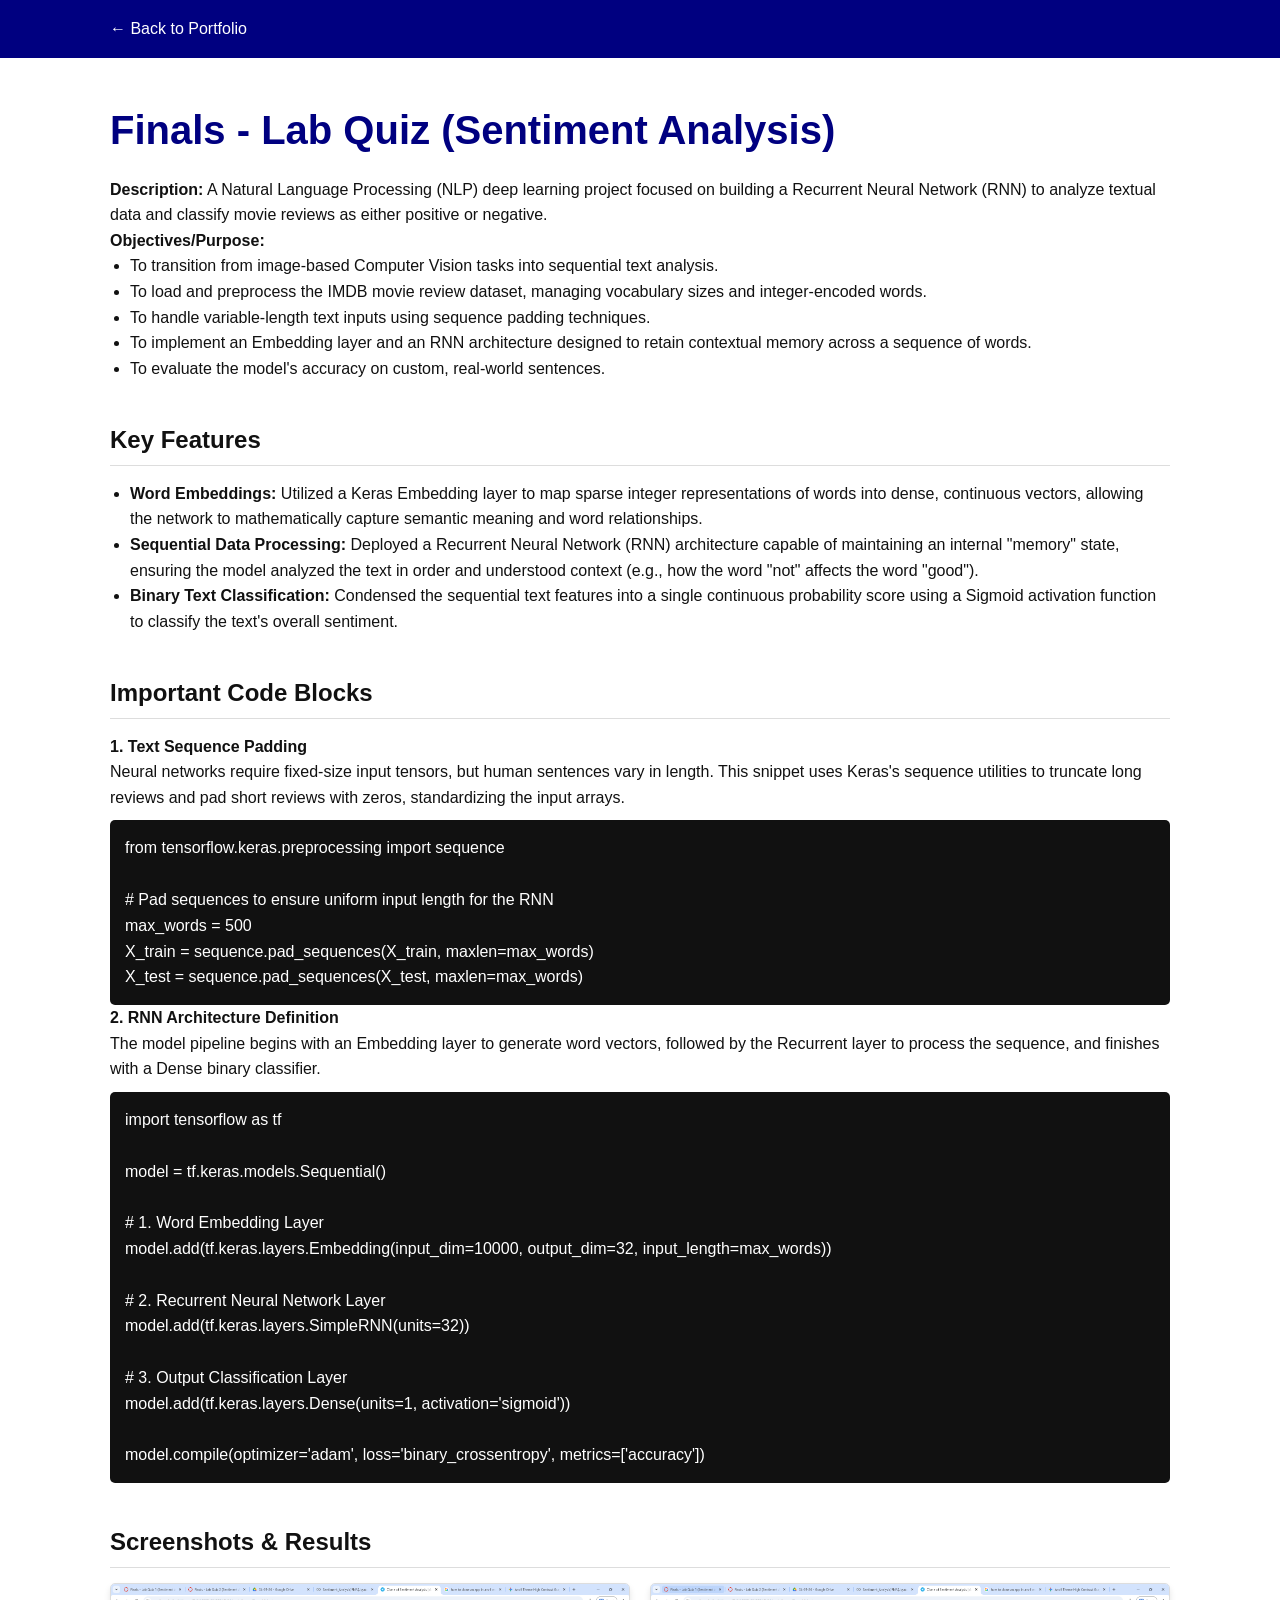
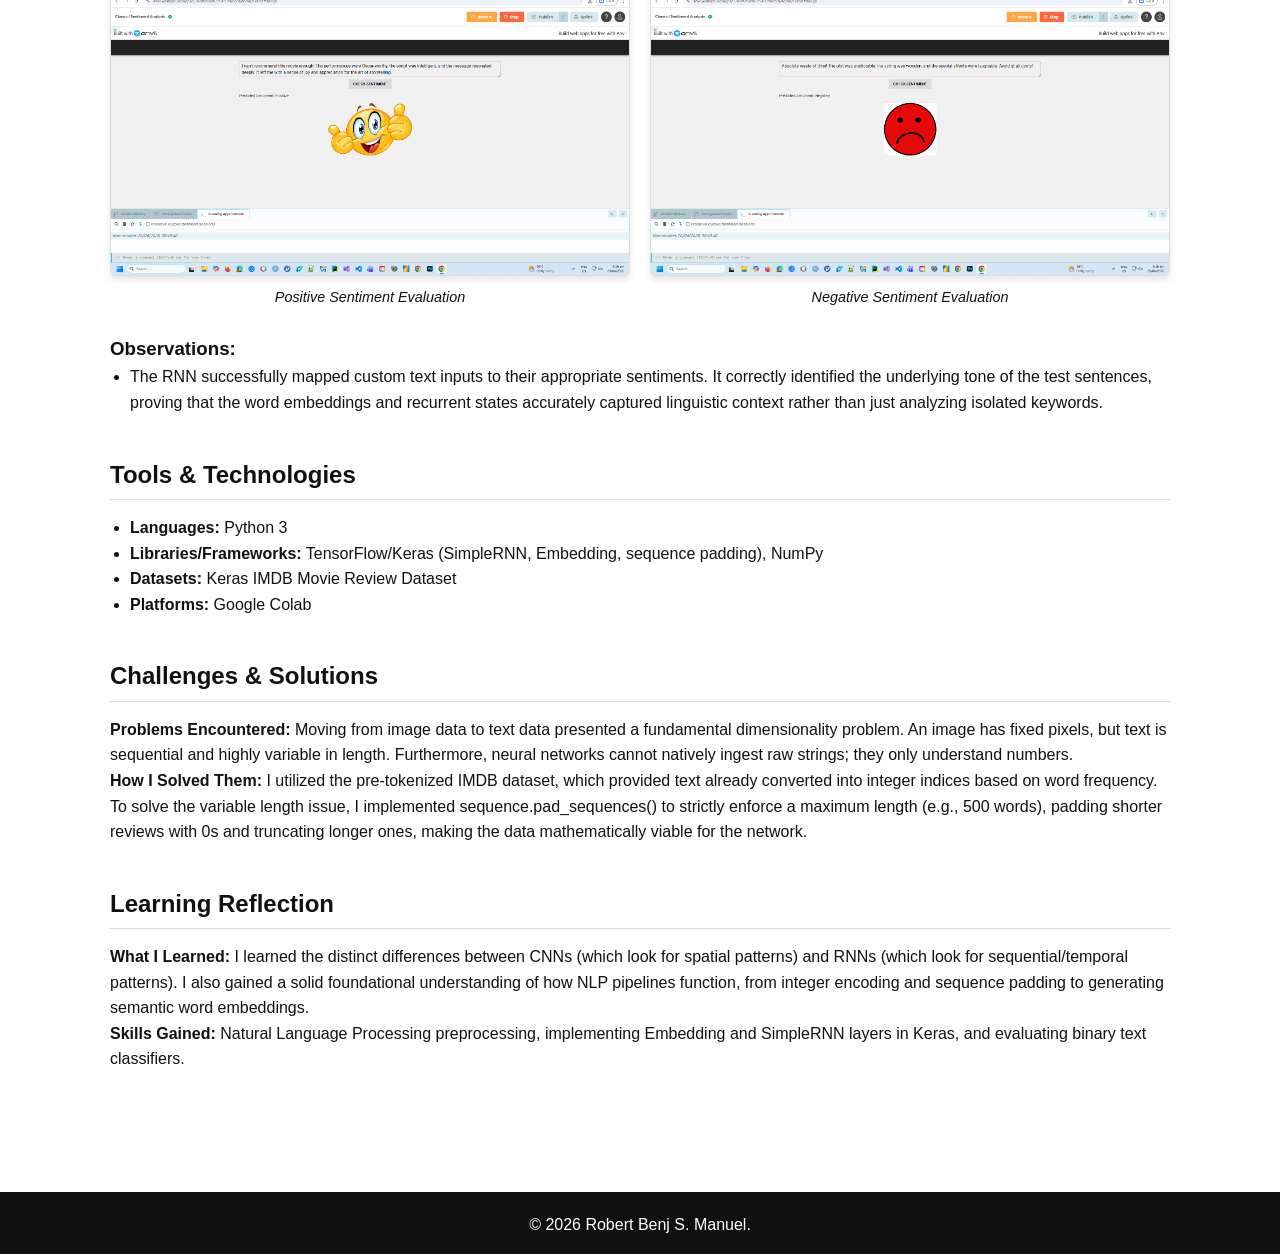
<file: projects/finals/fn-project-8.html>
<!DOCTYPE html>
<html lang="en">
<head>
    <meta charset="UTF-8">
    <meta name="viewport" content="width=device-width, initial-scale=1.0">
    <title>Finals - Lab Quiz (Sentiment Analysis) - Portfolio</title>
    <link rel="stylesheet" href="../../css/style.css">
</head>
<body>
    <header>
        <nav class="navbar">
            <a href="../../index.html" class="back-link">&larr; Back to Portfolio</a>
        </nav>
    </header>

    <main class="project-details container">
        <section class="doc-section">
            <h1>Finals - Lab Quiz (Sentiment Analysis)</h1>
            <p><strong>Description:</strong> A Natural Language Processing (NLP) deep learning project focused on building a Recurrent Neural Network (RNN) to analyze textual data and classify movie reviews as either positive or negative.</p>
            <p><strong>Objectives/Purpose:</strong></p>
            <ul>
                <li>To transition from image-based Computer Vision tasks into sequential text analysis.</li>
                <li>To load and preprocess the IMDB movie review dataset, managing vocabulary sizes and integer-encoded words.</li>
                <li>To handle variable-length text inputs using sequence padding techniques.</li>
                <li>To implement an Embedding layer and an RNN architecture designed to retain contextual memory across a sequence of words.</li>
                <li>To evaluate the model's accuracy on custom, real-world sentences.</li>
            </ul>
        </section>

        <section class="doc-section">
            <h2>Key Features</h2>
            <ul>
                <li><strong>Word Embeddings:</strong> Utilized a Keras <code>Embedding</code> layer to map sparse integer representations of words into dense, continuous vectors, allowing the network to mathematically capture semantic meaning and word relationships.</li>
                <li><strong>Sequential Data Processing:</strong> Deployed a Recurrent Neural Network (RNN) architecture capable of maintaining an internal "memory" state, ensuring the model analyzed the text in order and understood context (e.g., how the word "not" affects the word "good").</li>
                <li><strong>Binary Text Classification:</strong> Condensed the sequential text features into a single continuous probability score using a Sigmoid activation function to classify the text's overall sentiment.</li>
            </ul>
        </section>

        <section class="doc-section">
            <h2>Important Code Blocks</h2>
            
            <p><strong>1. Text Sequence Padding</strong><br>
            Neural networks require fixed-size input tensors, but human sentences vary in length. This snippet uses Keras's sequence utilities to truncate long reviews and pad short reviews with zeros, standardizing the input arrays.</p>
            <pre><code>from tensorflow.keras.preprocessing import sequence

# Pad sequences to ensure uniform input length for the RNN
max_words = 500
X_train = sequence.pad_sequences(X_train, maxlen=max_words)
X_test = sequence.pad_sequences(X_test, maxlen=max_words)</code></pre>

            <p><strong>2. RNN Architecture Definition</strong><br>
            The model pipeline begins with an Embedding layer to generate word vectors, followed by the Recurrent layer to process the sequence, and finishes with a Dense binary classifier.</p>
            <pre><code>import tensorflow as tf

model = tf.keras.models.Sequential()

# 1. Word Embedding Layer
model.add(tf.keras.layers.Embedding(input_dim=10000, output_dim=32, input_length=max_words))

# 2. Recurrent Neural Network Layer
model.add(tf.keras.layers.SimpleRNN(units=32))

# 3. Output Classification Layer
model.add(tf.keras.layers.Dense(units=1, activation='sigmoid'))

model.compile(optimizer='adam', loss='binary_crossentropy', metrics=['accuracy'])</code></pre>
        </section>

        <section class="doc-section">
            <h2>Screenshots & Results</h2>
            <div class="grid" style="grid-template-columns: repeat(auto-fit, minmax(300px, 1fr)); gap: 20px;">
                <div class="image-container">
                    <img src="../../images/fn-project-8-1.png" alt="Positive Sentiment Prediction" class="project-img">
                    <p style="text-align: center; margin-top: 10px; font-size: 0.9rem;"><em>Positive Sentiment Evaluation</em></p>
                </div>
                <div class="image-container">
                    <img src="../../images/fn-project-8-2.png" alt="Negative Sentiment Prediction" class="project-img">
                    <p style="text-align: center; margin-top: 10px; font-size: 0.9rem;"><em>Negative Sentiment Evaluation</em></p>
                </div>
            </div>
            <br>
            <h3>Observations:</h3>
            <ul>
                <li>The RNN successfully mapped custom text inputs to their appropriate sentiments. It correctly identified the underlying tone of the test sentences, proving that the word embeddings and recurrent states accurately captured linguistic context rather than just analyzing isolated keywords.</li>
            </ul>
        </section>

        <section class="doc-section">
            <h2>Tools & Technologies</h2>
            <ul>
                <li><strong>Languages:</strong> Python 3</li>
                <li><strong>Libraries/Frameworks:</strong> TensorFlow/Keras (SimpleRNN, Embedding, sequence padding), NumPy</li>
                <li><strong>Datasets:</strong> Keras IMDB Movie Review Dataset</li>
                <li><strong>Platforms:</strong> Google Colab</li>
            </ul>
        </section>

        <section class="doc-section">
            <h2>Challenges & Solutions</h2>
            <p><strong>Problems Encountered:</strong> Moving from image data to text data presented a fundamental dimensionality problem. An image has fixed pixels, but text is sequential and highly variable in length. Furthermore, neural networks cannot natively ingest raw strings; they only understand numbers.</p>
            <p><strong>How I Solved Them:</strong> I utilized the pre-tokenized IMDB dataset, which provided text already converted into integer indices based on word frequency. To solve the variable length issue, I implemented <code>sequence.pad_sequences()</code> to strictly enforce a maximum length (e.g., 500 words), padding shorter reviews with <code>0</code>s and truncating longer ones, making the data mathematically viable for the network.</p>
        </section>

        <section class="doc-section">
            <h2>Learning Reflection</h2>
            <p><strong>What I Learned:</strong> I learned the distinct differences between CNNs (which look for spatial patterns) and RNNs (which look for sequential/temporal patterns). I also gained a solid foundational understanding of how NLP pipelines function, from integer encoding and sequence padding to generating semantic word embeddings.</p>
            <p><strong>Skills Gained:</strong> Natural Language Processing preprocessing, implementing Embedding and SimpleRNN layers in Keras, and evaluating binary text classifiers.</p>
        </section>
    </main>

    <footer>
        <p>&copy; <span id="year"></span> Robert Benj S. Manuel.</p>
    </footer>

    <script src="../../js/main.js"></script>
</body>
</html>
</file>
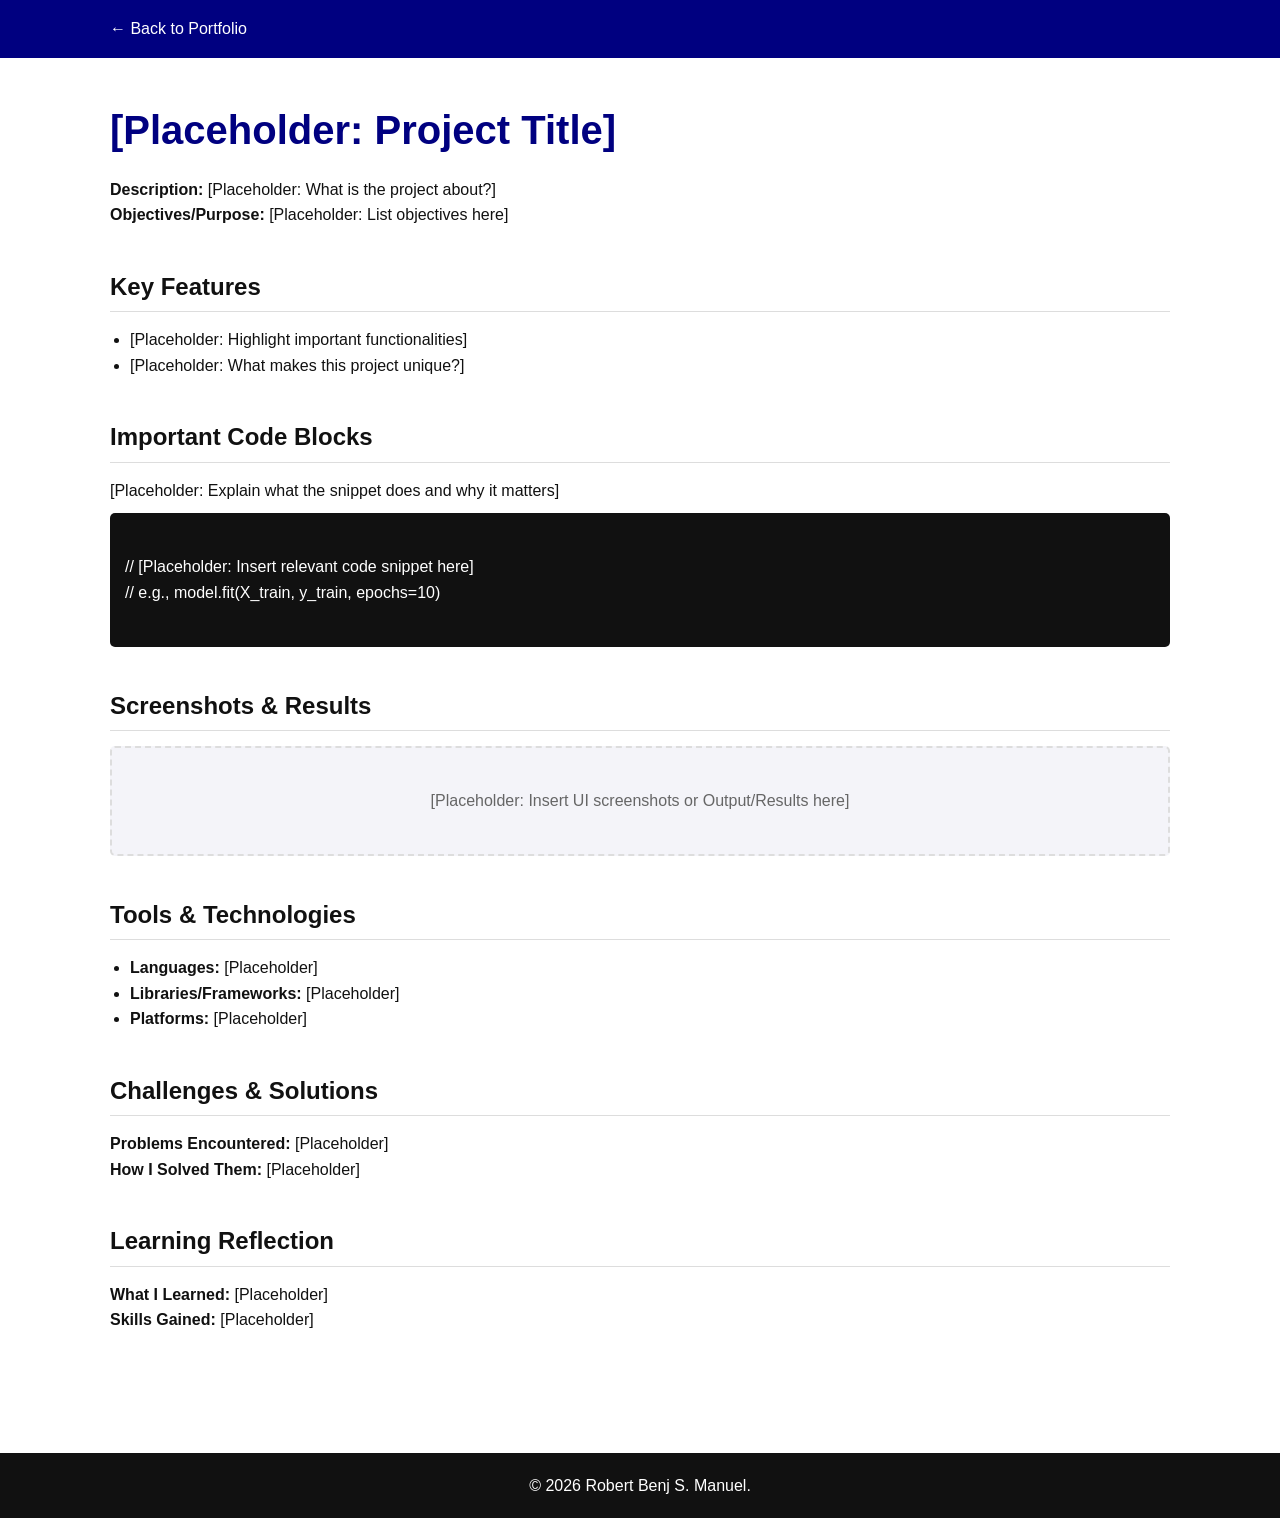
<file: projects/finals/project-1.html>
<!DOCTYPE html>
<html lang="en">
<head>
    <meta charset="UTF-8">
    <meta name="viewport" content="width=device-width, initial-scale=1.0">
    <title>[Project Title] - Portfolio</title>
    <link rel="stylesheet" href="../../css/style.css">
</head>
<body>
    <header>
        <nav class="navbar">
            <a href="../../index.html" class="back-link">&larr; Back to Portfolio</a>
        </nav>
    </header>

    <main class="project-details container">
        <section class="doc-section">
            <h1>[Placeholder: Project Title]</h1>
            <p><strong>Description:</strong> [Placeholder: What is the project about?]</p>
            <p><strong>Objectives/Purpose:</strong> [Placeholder: List objectives here]</p>
        </section>

        <section class="doc-section">
            <h2>Key Features</h2>
            <ul>
                <li>[Placeholder: Highlight important functionalities]</li>
                <li>[Placeholder: What makes this project unique?]</li>
            </ul>
        </section>

        <section class="doc-section">
            <h2>Important Code Blocks</h2>
            <p>[Placeholder: Explain what the snippet does and why it matters]</p>
            <pre><code>
// [Placeholder: Insert relevant code snippet here]
// e.g., model.fit(X_train, y_train, epochs=10)
            </code></pre>
        </section>

        <section class="doc-section">
            <h2>Screenshots & Results</h2>
            <div class="image-placeholder">
                <p>[Placeholder: Insert UI screenshots or Output/Results here]</p>
            </div>
        </section>

        <section class="doc-section">
            <h2>Tools & Technologies</h2>
            <ul>
                <li><strong>Languages:</strong> [Placeholder]</li>
                <li><strong>Libraries/Frameworks:</strong> [Placeholder]</li>
                <li><strong>Platforms:</strong> [Placeholder]</li>
            </ul>
        </section>

        <section class="doc-section">
            <h2>Challenges & Solutions</h2>
            <p><strong>Problems Encountered:</strong> [Placeholder]</p>
            <p><strong>How I Solved Them:</strong> [Placeholder]</p>
        </section>

        <section class="doc-section">
            <h2>Learning Reflection</h2>
            <p><strong>What I Learned:</strong> [Placeholder]</p>
            <p><strong>Skills Gained:</strong> [Placeholder]</p>
        </section>
    </main>

    <footer>
        <p>&copy; <span id="year"></span> Robert Benj S. Manuel.</p>
    </footer>

    <script src="../../js/main.js"></script>
</body>
</html>
</file>
<file: css/style.css>
/* Base Colors & Typography */
:root {
    --navy-blue: #000080;
    --dark-navy: #000050;
    --black: #111111;
    --white: #ffffff;
    --light-gray: #f4f4f9;
    --border-color: #dddddd;
}

* {
    margin: 0;
    padding: 0;
    box-sizing: border-box;
    font-family: 'Segoe UI', Tahoma, Geneva, Verdana, sans-serif;
}

body {
    background-color: var(--white);
    color: var(--black);
    line-height: 1.6;
}

.container {
    max-width: 1100px;
    margin: 0 auto;
    padding: 0 20px;
}

/* Navigation */
header {
    background-color: var(--navy-blue);
    color: var(--white);
    padding: 1rem 0;
    position: sticky;
    top: 0;
    z-index: 100;
}

.navbar {
    display: flex;
    justify-content: space-between;
    align-items: center;
    max-width: 1100px;
    margin: 0 auto;
    padding: 0 20px;
}

.logo {
    font-size: 1.5rem;
    font-weight: bold;
}

.nav-links {
    list-style: none;
    display: flex;
    gap: 20px;
}

.nav-links a, .back-link {
    color: var(--white);
    text-decoration: none;
    font-weight: 500;
}

.nav-links a:hover, .back-link:hover {
    text-decoration: underline;
}

/* Hero Section */
.hero {
    background-color: var(--black);
    color: var(--white);
    padding: 60px 0;
    text-align: center;
}

.hero h1 {
    font-size: 2.5rem;
    margin-bottom: 10px;
}

.hero h2 {
    font-size: 1.2rem;
    color: #cccccc;
    margin-bottom: 20px;
}

.intro-placeholder {
    background-color: rgba(255, 255, 255, 0.1);
    padding: 20px;
    border-radius: 5px;
    display: inline-block;
    max-width: 800px;
}

/* Project Grids */
.projects-section {
    padding: 60px 0;
}

.bg-light {
    background-color: var(--light-gray);
}

.section-title {
    color: var(--navy-blue);
    margin-bottom: 30px;
    font-size: 2rem;
    border-bottom: 2px solid var(--navy-blue);
    display: inline-block;
}

.grid {
    display: grid;
    grid-template-columns: repeat(auto-fit, minmax(300px, 1fr));
    gap: 20px;
}

.card {
    background-color: var(--white);
    border: 1px solid var(--border-color);
    padding: 20px;
    border-radius: 5px;
    text-decoration: none;
    color: var(--black);
    transition: transform 0.2s, box-shadow 0.2s;
}

.card:hover {
    transform: translateY(-5px);
    box-shadow: 0 4px 10px rgba(0,0,0,0.1);
    border-color: var(--navy-blue);
}

.card h4 {
    color: var(--navy-blue);
    margin-bottom: 10px;
}

/* Project Detail Pages */
.project-details {
    padding: 40px 20px;
}

.doc-section {
    margin-bottom: 40px;
}

.doc-section h1 {
    color: var(--navy-blue);
    margin-bottom: 15px;
    font-size: 2.5rem;
}

.doc-section h2 {
    color: var(--black);
    border-bottom: 1px solid var(--border-color);
    padding-bottom: 5px;
    margin-bottom: 15px;
}

.doc-section ul {
    margin-left: 20px;
    margin-bottom: 15px;
}

pre {
    background-color: var(--black);
    color: var(--white);
    padding: 15px;
    border-radius: 5px;
    overflow-x: auto;
    font-family: monospace;
    margin-top: 10px;
}

.image-placeholder {
    background-color: var(--light-gray);
    border: 2px dashed var(--border-color);
    padding: 40px;
    text-align: center;
    color: #666;
    border-radius: 5px;
}

/* Responsive Project Images */
.project-img {
    max-width: 100%;
    height: auto;
    display: block;
    margin: 0 auto;
    border: 1px solid var(--border-color);
    border-radius: 5px;
    box-shadow: 0 4px 6px rgba(0, 0, 0, 0.1);
}

/* Footer */
footer {
    background-color: var(--black);
    color: var(--white);
    text-align: center;
    padding: 20px 0;
    margin-top: 40px;
}
</file>
